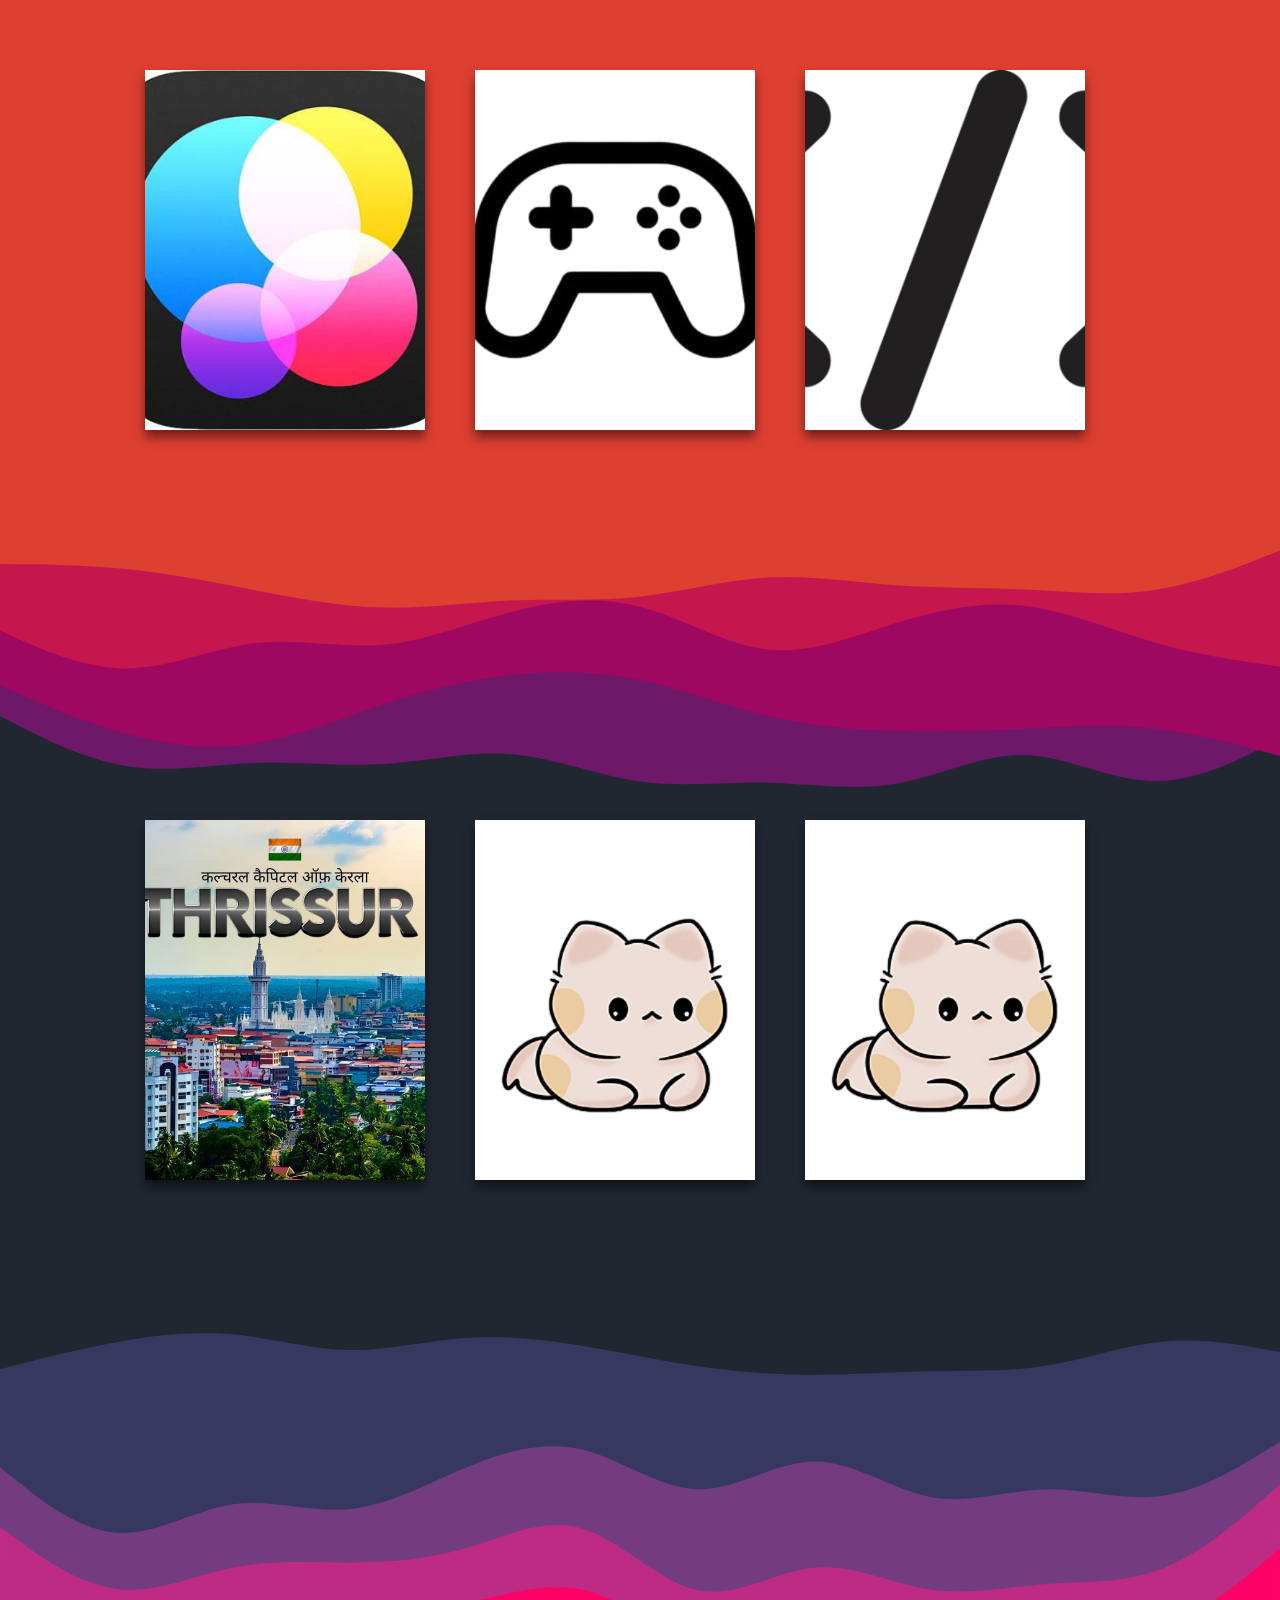
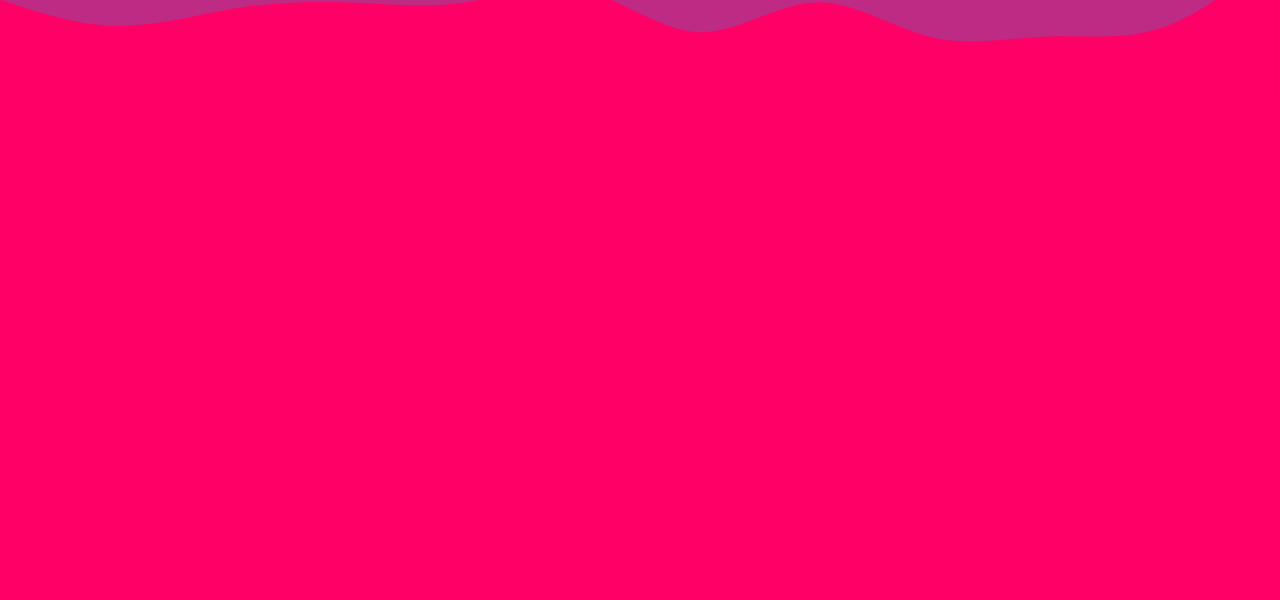
<file: index.html>
<!DOCTYPE html>
<html lang="en">
<head>
    <meta charset="UTF-8">
    <meta name="viewport" content="width=device-width, initial-scale=1.0">
    <title>A56</title>
    <link rel="icon" href="pics/mlogo.png">
    <link rel="stylesheet" href="games.css">
</head>
<body>
    <main>
    <div class="red">
        <div class="wrapper">
            <div class="card">
                <img src="art/icon.png">
                <div class="info">
                    <h1>Gallery</h1>
                    <p>My ArtWorks</p>
                    <a href="gallery.html" class="btn">Open Site</a>
                </div>
            </div>
            <div class="card">
                <img src="pics/game.png">
                <div class="info">
                    <h1>Games Page</h1>
                    <p>Fun games</p>
                    <a href="games.html" class="btn">Open Site</a>
                </div>
            </div>
            <div class="card">
                <img src="pics/code.png">
                <div class="info">
                    <h1>Learn Code</h1>
                    <p >Learn Coding</p>
                    <a style="font-size: 0.8rem;" href="learn.html" class="btn">Open Site</a>
                </div>
            </div>
        </div>
    </div>
    <div class="spacer layer1"></div>
    <div class="dark">
    <div class="wrapper2">
        <div class="card">
            <img src="main/1.png">
            <div class="info">
                <h1>Project</h1>
                <p>Group Project</p>
                <a href="grp.html" class="btn">Open Site</a>
            </div>
        </div>
        <div class="card">
            <img src="pics/logo.png">
            <div class="info">
                <h1>upcoming</h1>
                <p>Suggest some ideas please.</p>
                <a href="#" class="btn">Open Site</a>
            </div>
        </div>
        <div class="card">
            <img src="pics/logo.png">
            <div class="info">
                <h1>upcoming</h1>
                <p>Suggest some ideas please.</p>
                <a href="#" class="btn">Open Site</a>
            </div>
        </div>
    </div>
    </div>
    <div class="spacer layer2 "></div>
    </div><div class="pink" style="margin-bottom: 0;height:500px"></div>
    </main>
</body>
</html>
</file>
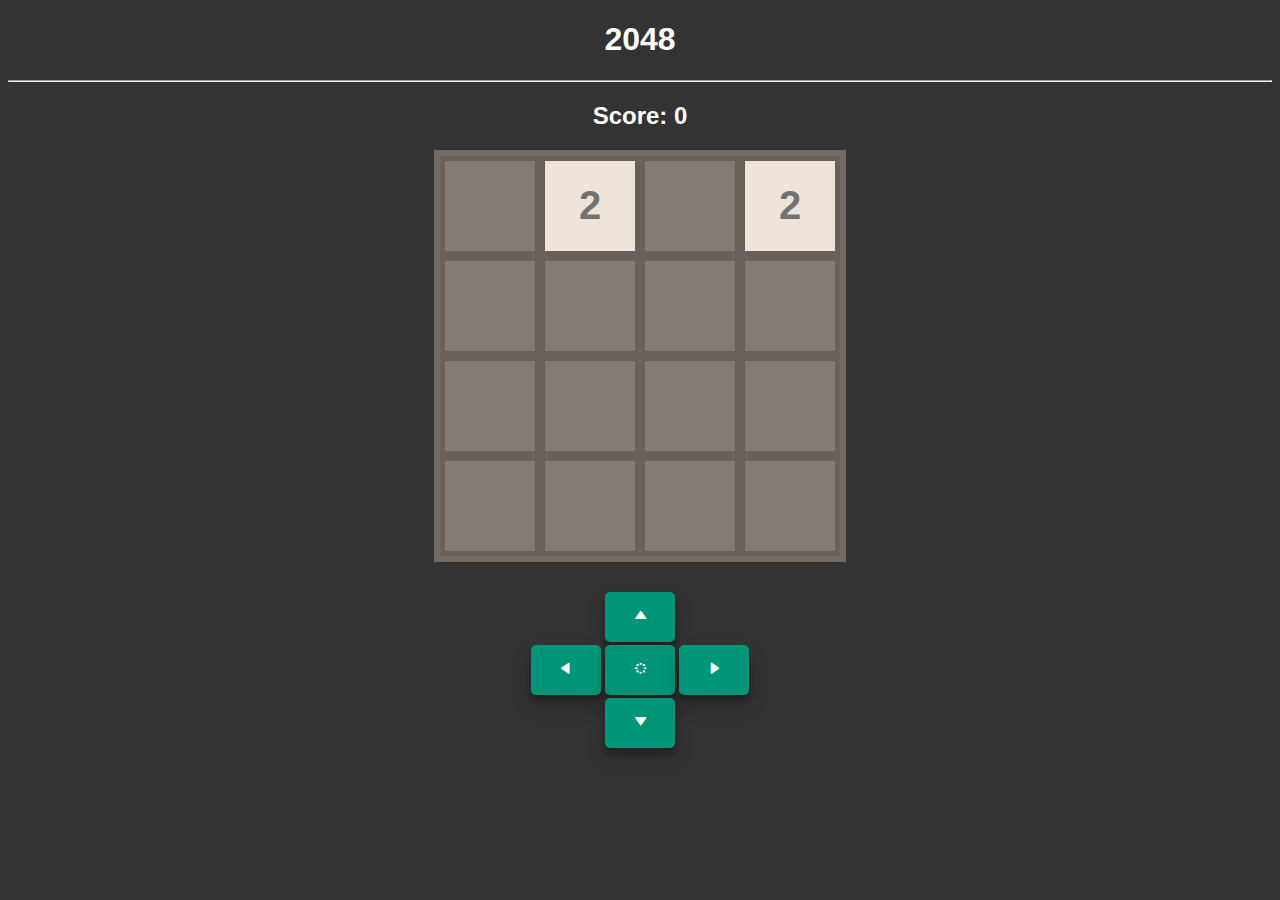
<file: 2048.html>
<!DOCTYPE html>
<html lang="en">
<head>
    <meta charset="UTF-8">
    <meta name="viewport" content="width=device-width, initial-scale=1.0">
    <title>2048</title>
    <link href='https://unpkg.com/boxicons@2.1.4/css/boxicons.min.css' rel='stylesheet'>
    <link rel="stylesheet" href="2048.css">
</head>
<body>
    <h1>2048</h1>
        <hr>
        <h2>Score: <span id="score">0</span></h2>
        <div id="board"></div>
        <div id="controls">
            <button class="btns up"> <i class='bx bxs-up-arrow' ></i></button><br>
            <button class="btns left"><i class='bx bxs-left-arrow'></i></i></button>
            <button class="btns reset"><i class='bx bx-loader-circle'></i></i></button>
            <button class="btns right"><i class='bx bxs-right-arrow' ></i></button><br>
            <button class="btns down"><i class='bx bxs-down-arrow' ></i></button>
        </div>      
        <script src="2048.js"></script>
</body>
</html>
</file>
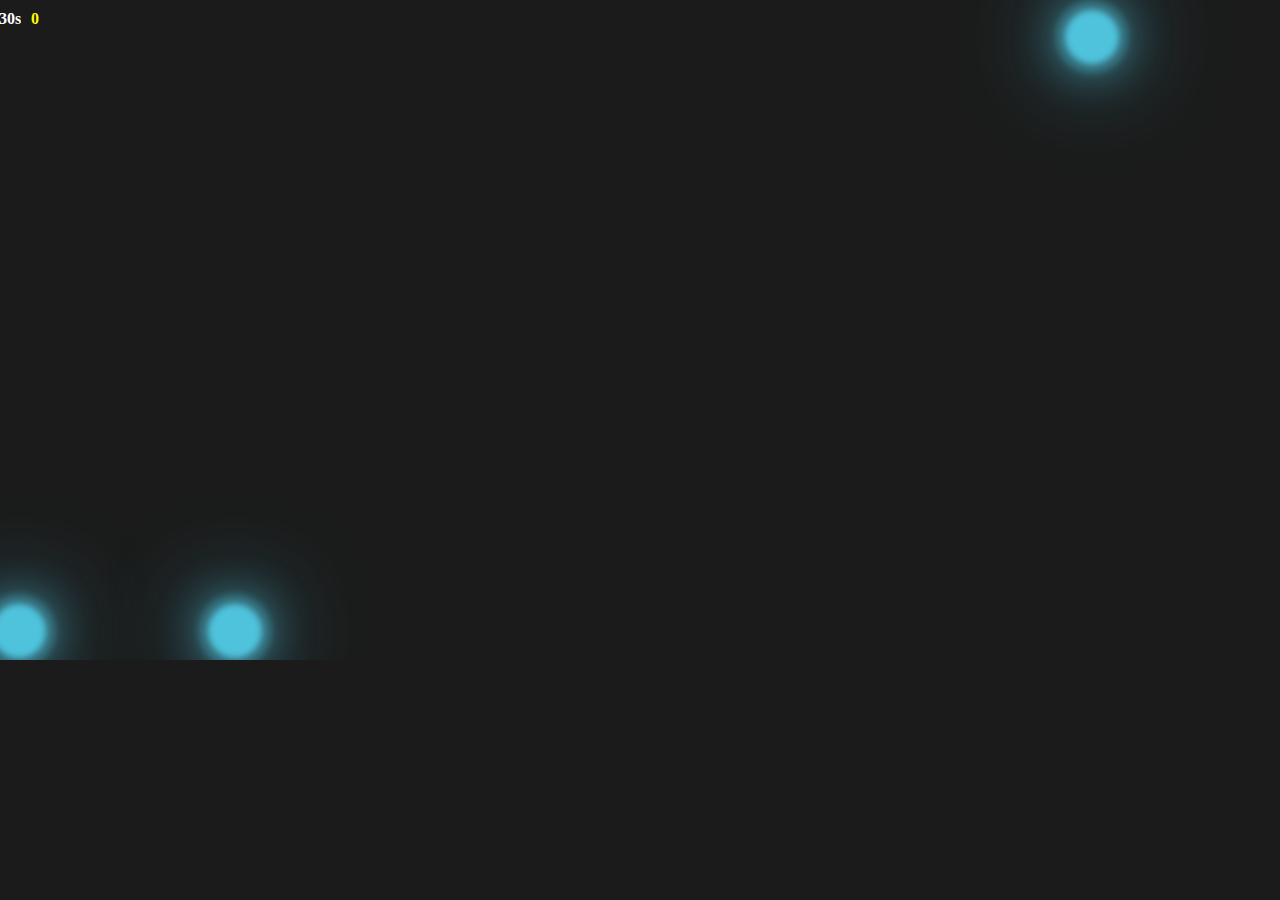
<file: aim.html>
<html>
    <head>
        <meta charset="UTF-8">
        <meta name="viewport" content="width=device-width initial-scale=1.0 user-scalable=no">
        <title>Aim</title>
        <link rel="icon" href="pics/target.jpg">
        <link rel="stylesheet" href="aim.css">
        <script src="aim.js"></script>
    </head>
    <body>   
        <div id="container">
            <div id="game" tabindex="0">
                <div id="timer">30s</div>
                <div id="score" class="score">0</div>
            </div>
        </div>
    </body>
</html>
</file>
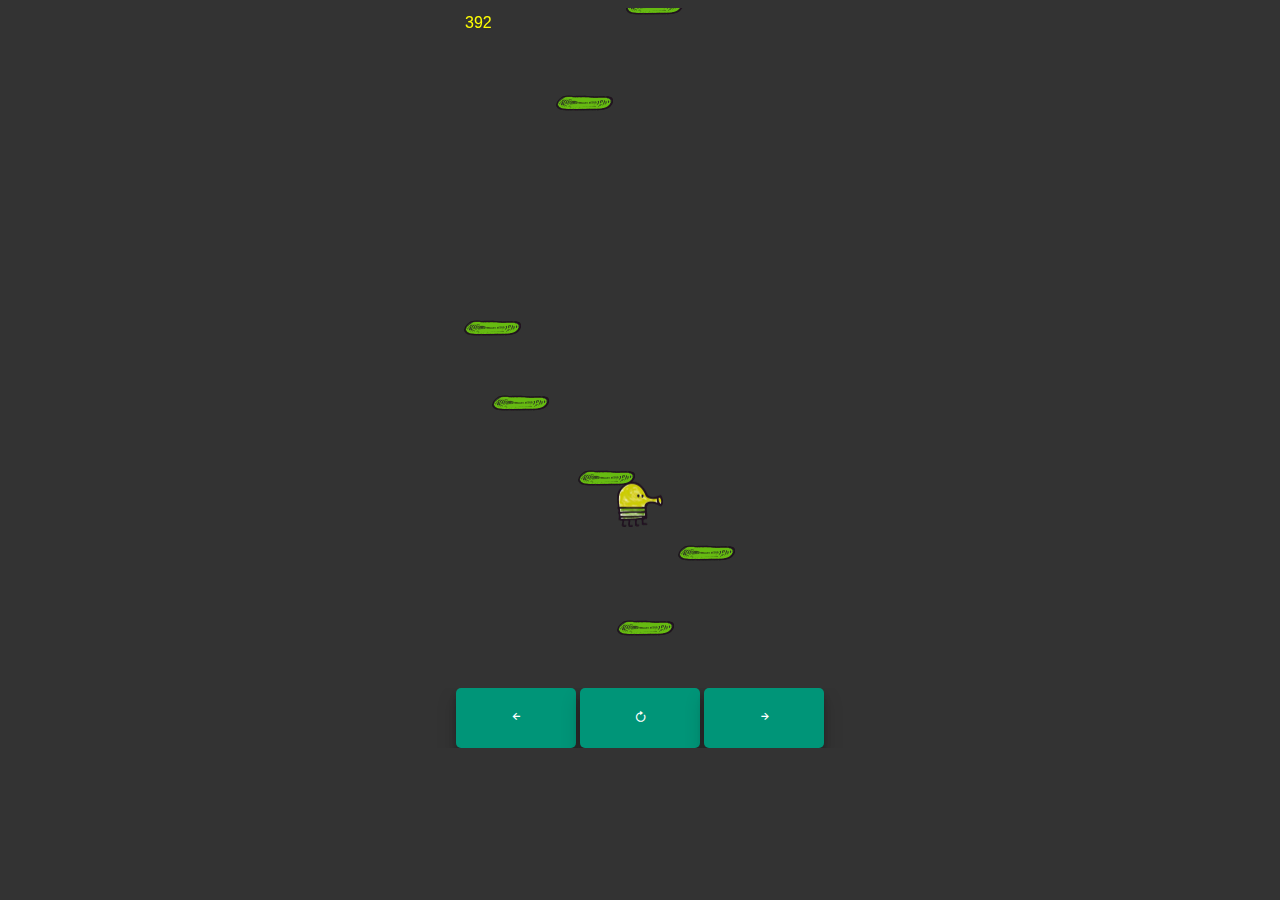
<file: d.html>
<!DOCTYPE html>
<html>
    <head>
        <meta charset="UTF-8">
        <meta name="viewport", content="width=device-width, initial-scale=1.0">
        <title>Doodle Jump</title>
        <link rel="stylesheet" href="d.css">
        <link href='https://unpkg.com/boxicons@2.1.4/css/boxicons.min.css' rel='stylesheet'>
        <script src="d.js"></script>
    </head>
    <body>
        <canvas id="board"></canvas>
        <div id="controls">
            <button class="btn left"><i class='bx bx-left-arrow-alt' ></i></button>
            <button class="btn reset"><i class='bx bx-revision'></i></button>
            <button class="btn right"><i class='bx bx-right-arrow-alt'></i></i></button>
        </div>
    </body>
</html>
</file>
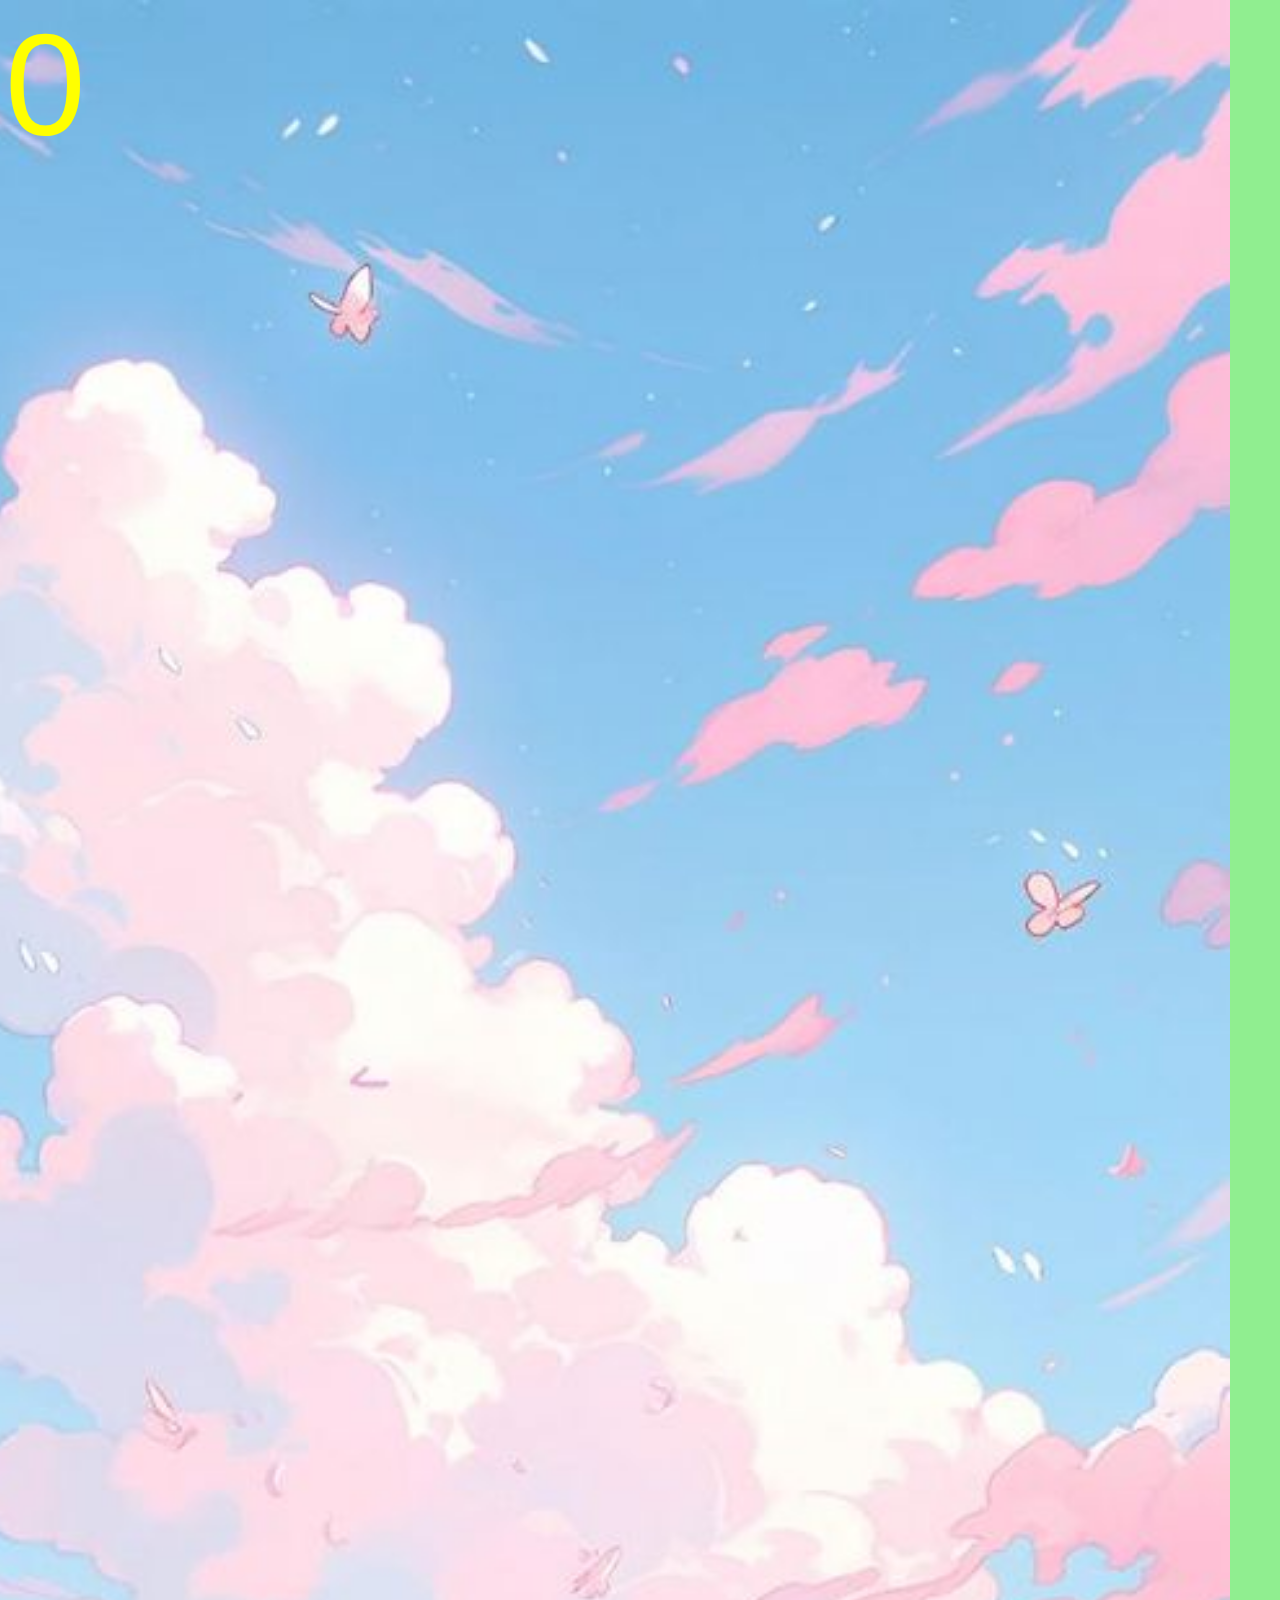
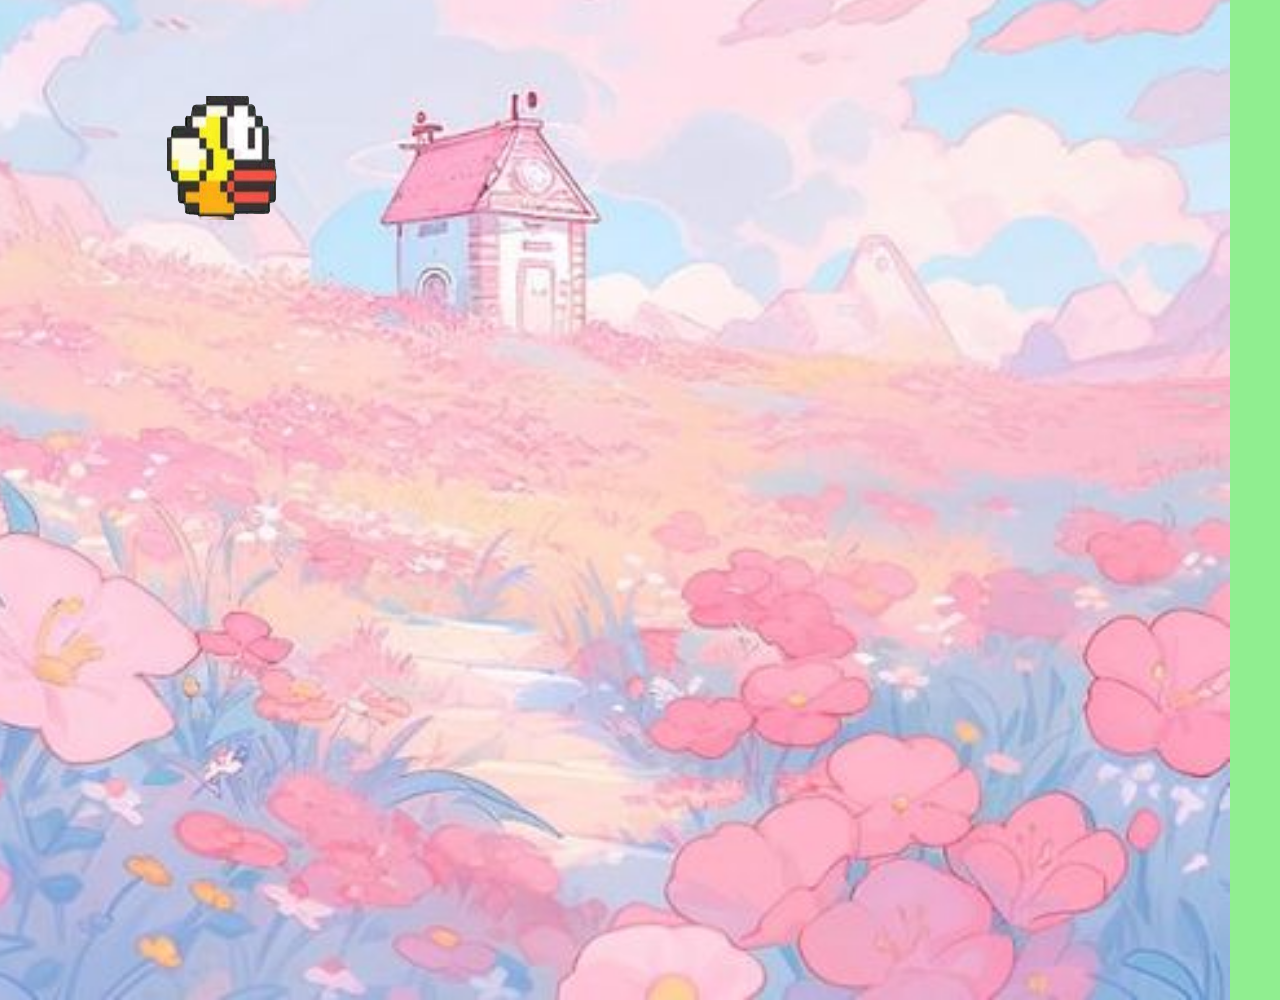
<file: flappy.html>
<!DOCTYPE html>
<html lang="en">
<head>
    <meta charset="UTF-8">
    <meta name="viewport" content="width=device-width, initial-scale=1.0">
    <title>Flappy Bird</title>
    <link rel="icon" href="pics/bird.png">
    <style>
        *{
            margin:0;
        }
        html{
            background-color: lightgreen;
            height:2600px;
            width:1000px;
            background-image: url(pics/bg.jpg);
            background-size: cover;
            background-position: center;
            background-repeat: no-repeat;
 
            overflow: hidden;
        }
        #board{
            position: fixed;
        }
    </style>
</head>
<body>
    <canvas id="board"></canvas>
    <script src="flappy.js"></script>
</body>
</html>
</file>
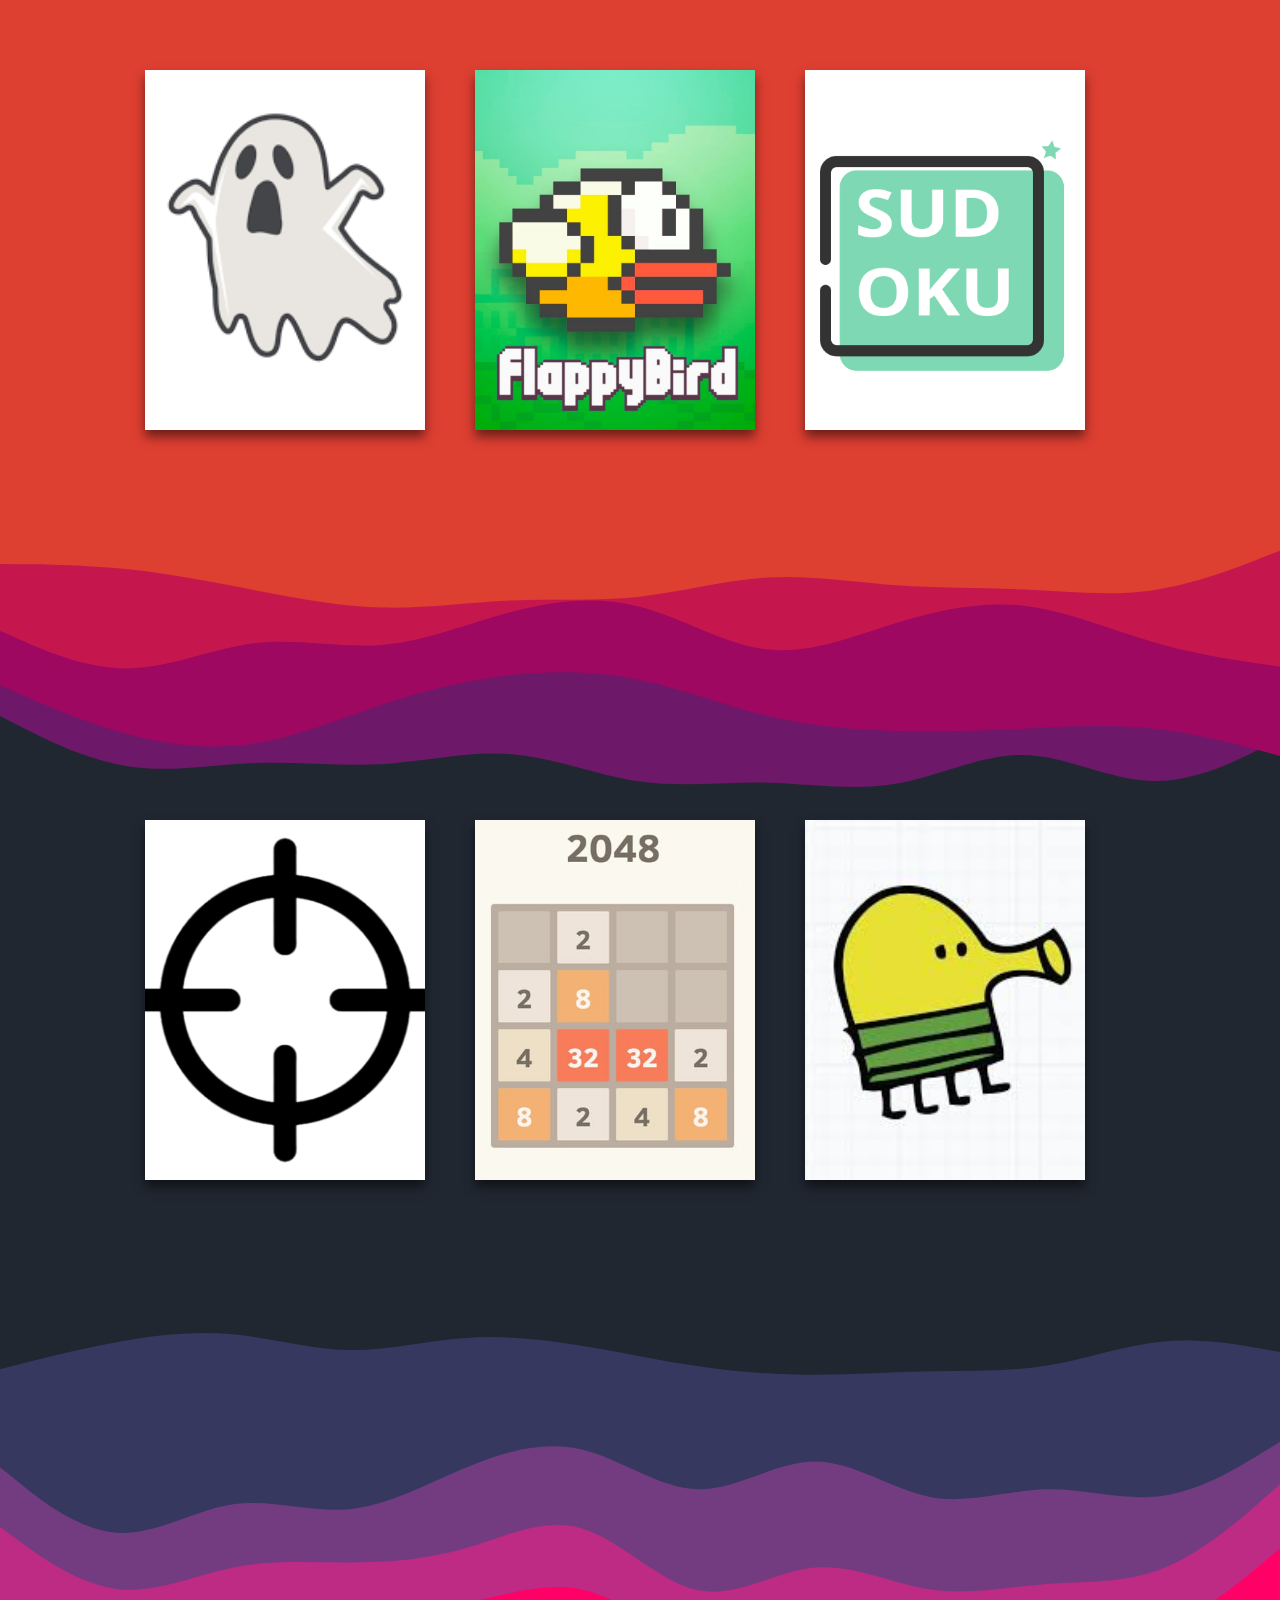
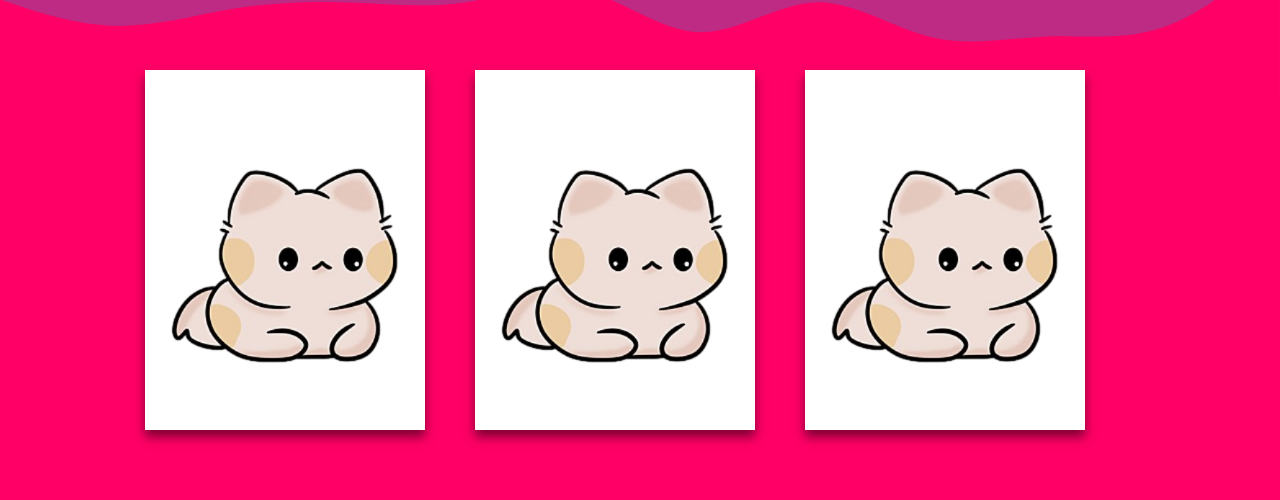
<file: games.html>
<!DOCTYPE html>
<html lang="en">
<head>
    <meta charset="UTF-8">
    <meta name="viewport" content="width=device-width, initial-scale=1.0">
    <title>A56</title>
    <link rel="icon" href="pics/mlogo.png">
    <link rel="stylesheet" href="games.css">
</head>
<body>
    <main>
    <div class="red">
        <div class="wrapper">
            <div class="card">
                <img src="pics/ghost.jpeg">
                <div class="info">
                    <h1>Budget Type</h1>
                    <p>Made @: "04-05-2024"</p>
                    <a href="budget.html" class="btn">Open Site</a>
                </div>
            </div>
            <div class="card">
                <img src="pics/birb.jpeg">
                <div class="info">
                    <h1>Flappy Bird</h1>
                    <p>Made @: "08-05-2024"</p>
                    <a href="flappy.html" class="btn">Open Site</a>
                </div>
            </div>
            <div class="card">
                <img src="pics/sudoku.png">
                <div class="info">
                    <h1>Sudoku Cheats</h1>
                    <p>Made @: "17-05-2024"</p>
                    <a href="sudoku.html" class="btn">Open Site</a>
                </div>
            </div>
        </div>
    </div>
    <div class="spacer layer1"></div>
    <div class="dark">
    <div class="wrapper2">
        <div class="card">
            <img src="pics/terget.png">
            <div class="info">
                <h1>Circles</h1>
                <p>Made @: "19-05-2024</p>
                <a href="aim.html" class="btn">Open Site</a>
            </div>
        </div>
        <div class="card">
            <img src="pics/2048.png">
            <div class="info">
                <h1>"2048"</h1>
                <p>Made @: "25-05-2024"</p>
                <a href="2048.html" class="btn">Open Site</a>
            </div>
        </div>
        <div class="card">
            <img src="pics/d.png">
            <div class="info">
                <h1>Doodle Jump</h1>
                <p>Made @: "25-05-2024"</p>
                <a href="d.html" class="btn">Open Site</a>
            </div>
        </div>
    </div>
    </div>
    <div class="spacer layer2 "></div>
    <div class="pink">
        <div class="wrapper3">
            <div class="card">
                <img src="pics/logo.png">
                <div class="info">
                    <h1>upcoming</h1>
                    <p>Suggest some ideas please.</p>
                    <a href="#" class="btn">Open Site</a>
                </div>
            </div>
            <div class="card">
                <img src="pics/logo.png">
                <div class="info">
                    <h1>upcoming</h1>
                    <p>Suggest some ideas please.</p>
                    <a href="#" class="btn">Open Site</a>
                </div>
            </div>
            <div class="card">
                <img src="pics/logo.png">
                <div class="info">
                    <h1>upcoming</h1>
                    <p>Suggest some ideas please.</p>
                    <a href="index.php" class="btn">Open Site</a>
                </div>
            </div>
        </div>
        </div>
    </main>
</body>
</html>
</file>
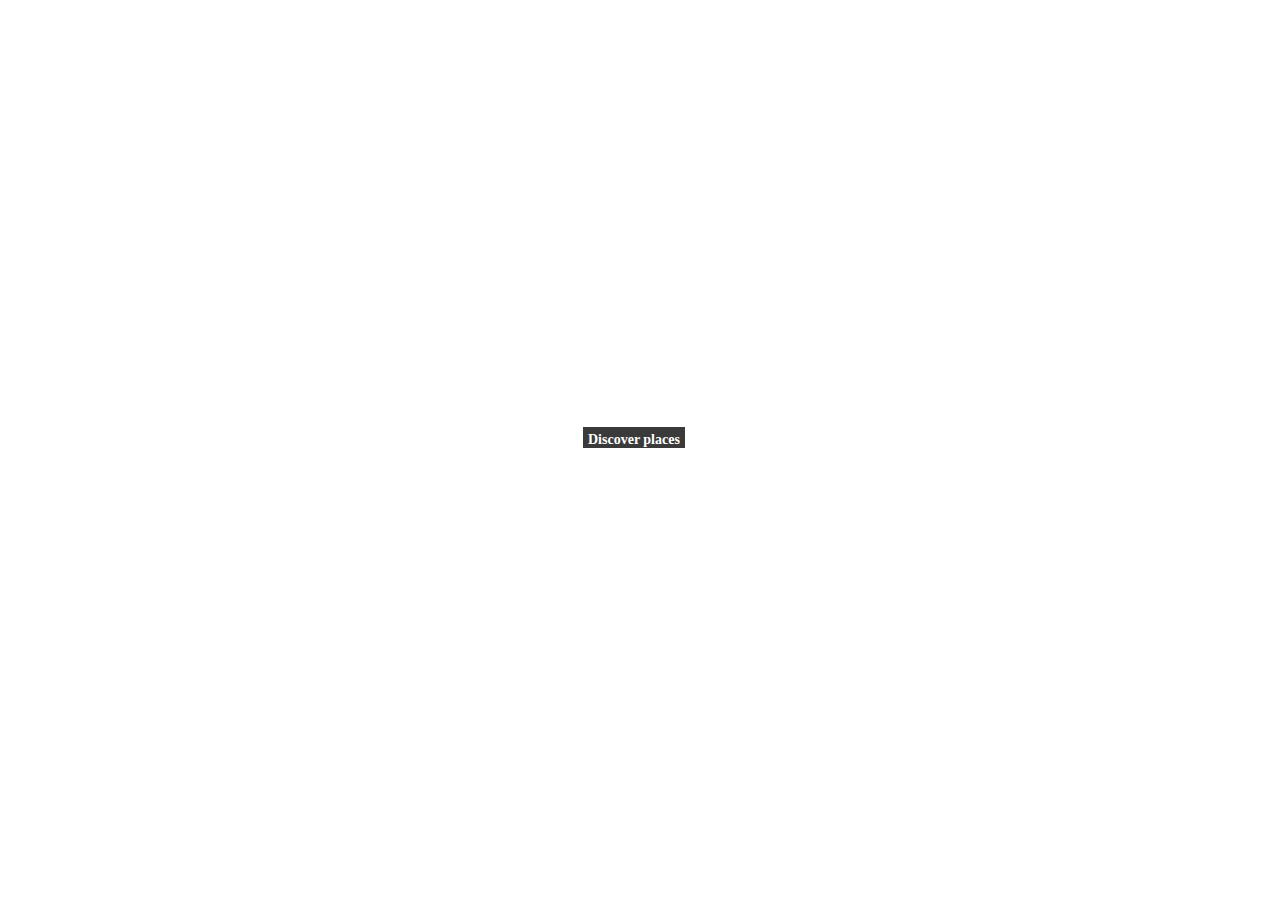
<file: grp.html>
<!DOCTYPE html>
<html lang="en">
<head a link="white" vlink="white">
    <meta charset="UTF-8">
    <meta name="viewport" content="width=device-width, initial-scale=1.0">
    <title>Adventure</title>
    <link rel="stylesheet" href="idk.css"></link>
    <link rel="preconnect" href="https://fonts.googleapis.com">
<link rel="preconnect" href="https://fonts.gstatic.com" crossorigin>
<link href="https://fonts.googleapis.com/css2?family=Anton+SC&display=swap" rel="stylesheet">
</head>
<body>
    <div class="slides slowFade">
        <div class="slide">
            <img src="main/8.png" alt="img"/>
        </div>
        <div class="slide">
            <img src="main/2.png" alt="img"/>
        </div>
        <div class="slide">
            <img src="main/3.png" alt="img"/>
        </div>
        <div class="slide">
            <img src="main/4.png" alt="img"/>
        </div>
        <div class="slide">
            <img src="main/5.png" alt="img"/>
        </div>
        <div class="slide">
            <img src="main/6.png" alt="img"/>
        </div>
        <div class="slide">
            <img src="main/7.png" alt="img"/>
        </div>
        <div class="slide">
            <img src="main/9.png" alt="img"/>
        </div>
    </div>
    <div class="title" style="margin-top: 140px;">
        <h1 class="heading" style="font-size:6rem;font-family:Anton SC;display:flex;justify-content: center;align-items: center;">Majestic Shower of</h1>
        <h1 class="heading" style="font-size:6rem;font-family:Anton SC;display:flex;justify-content: center;align-items: center;">Thrissur</h1>
        <a class="btn" href="spots.html" style="margin-left:325px;">Discover places</a> <br>
    </div>
    
</body>
</html>
</file>
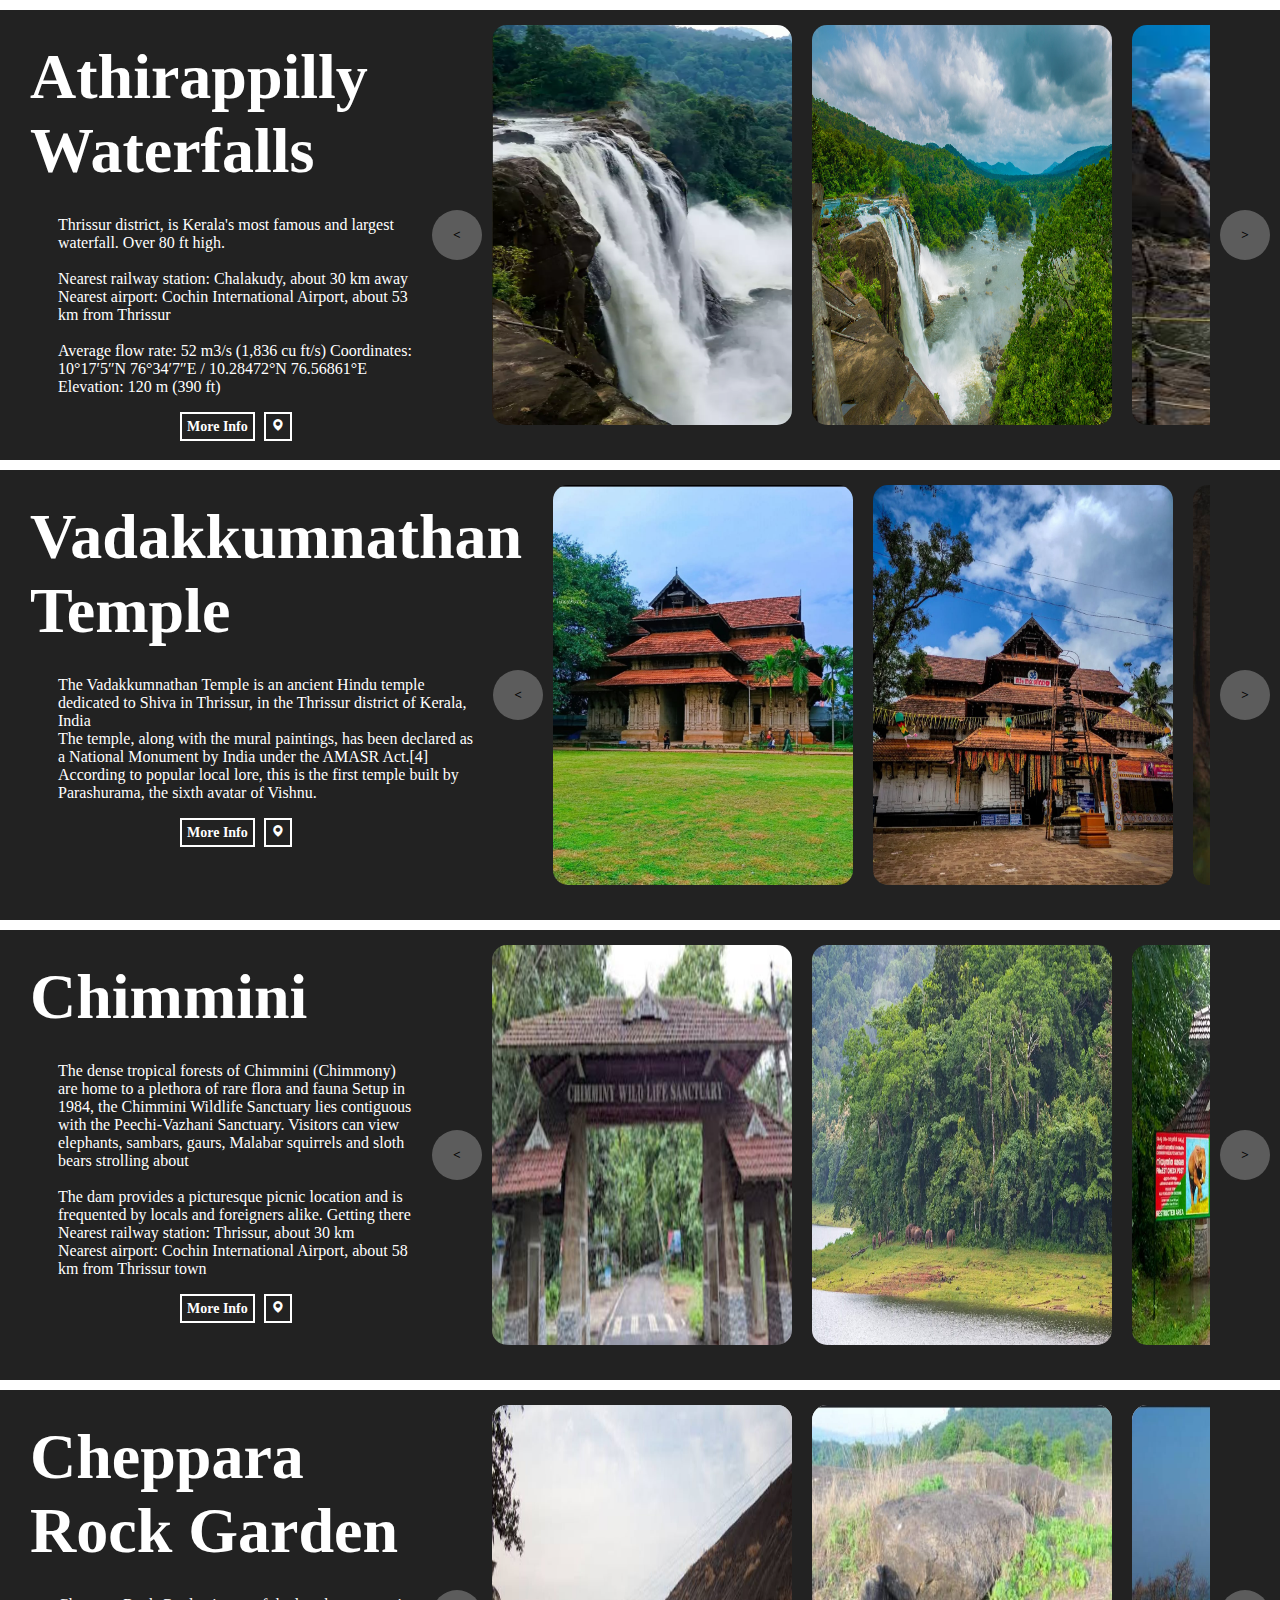
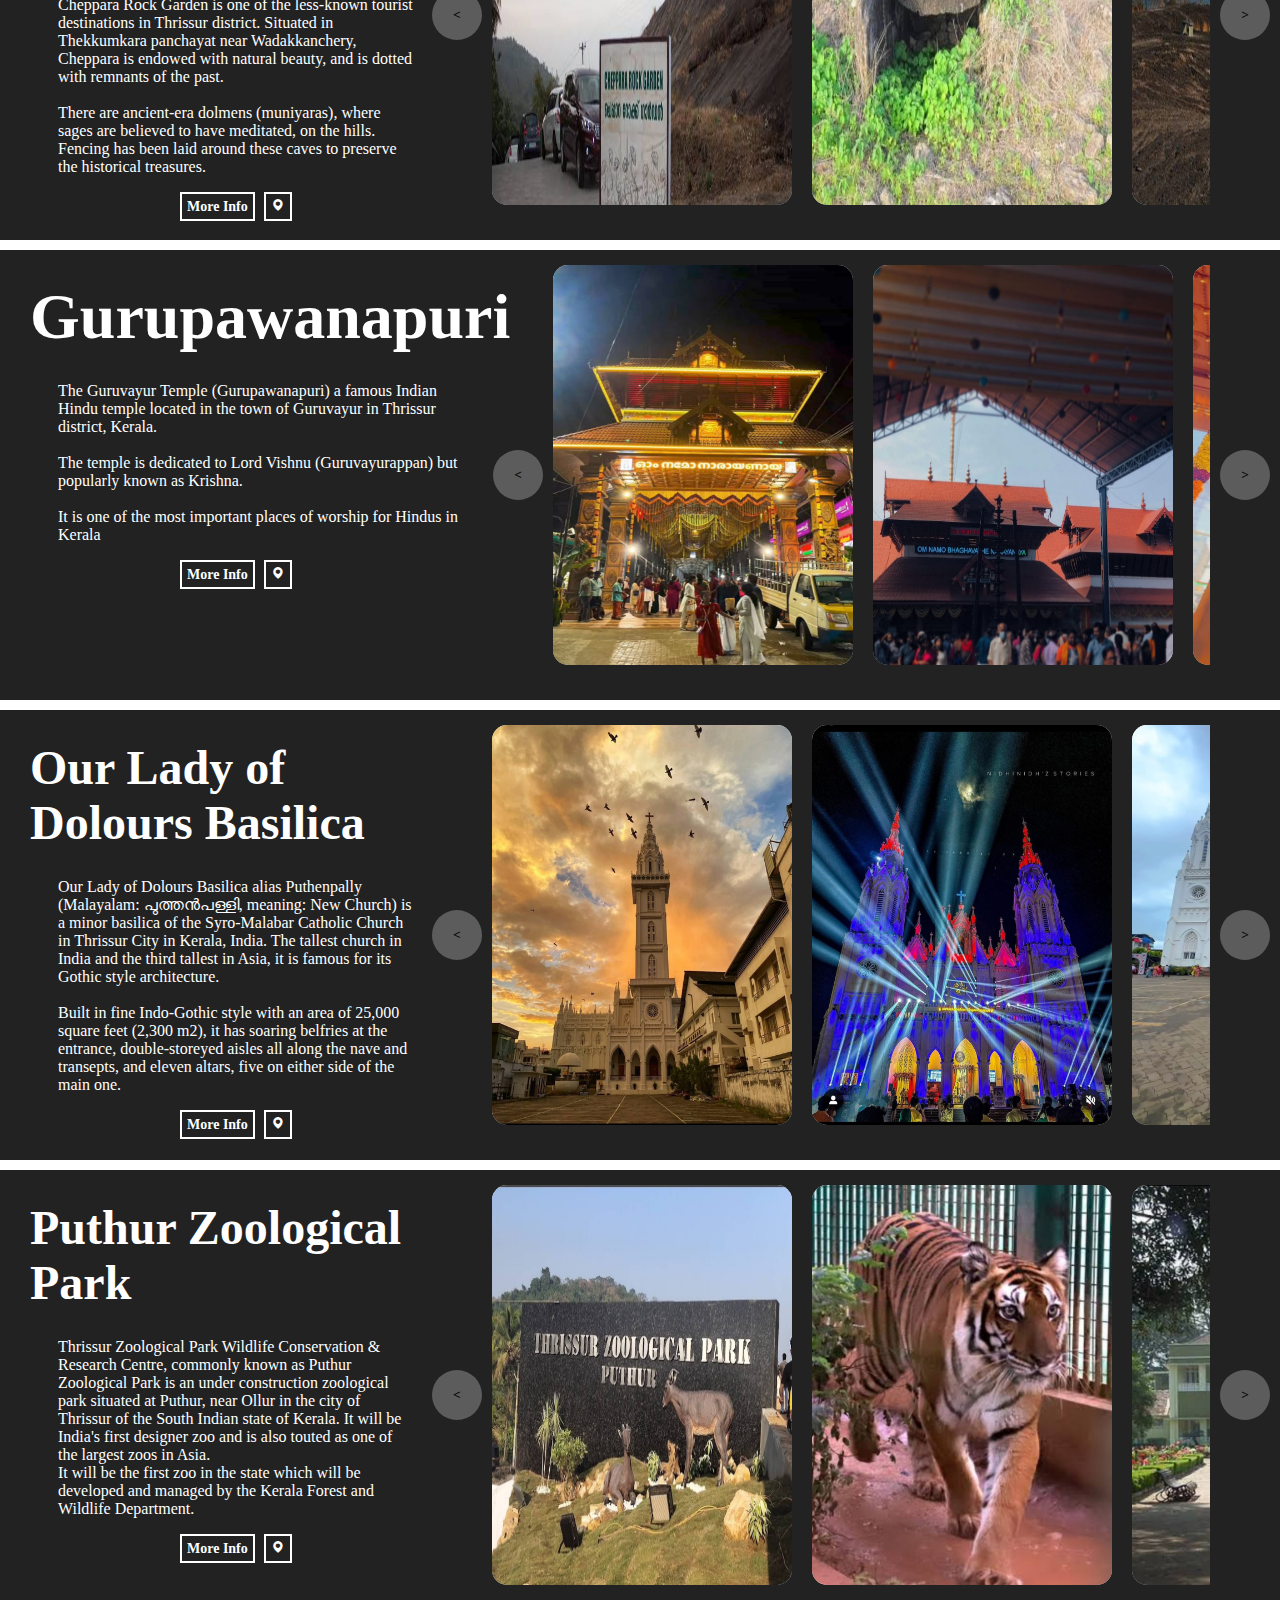
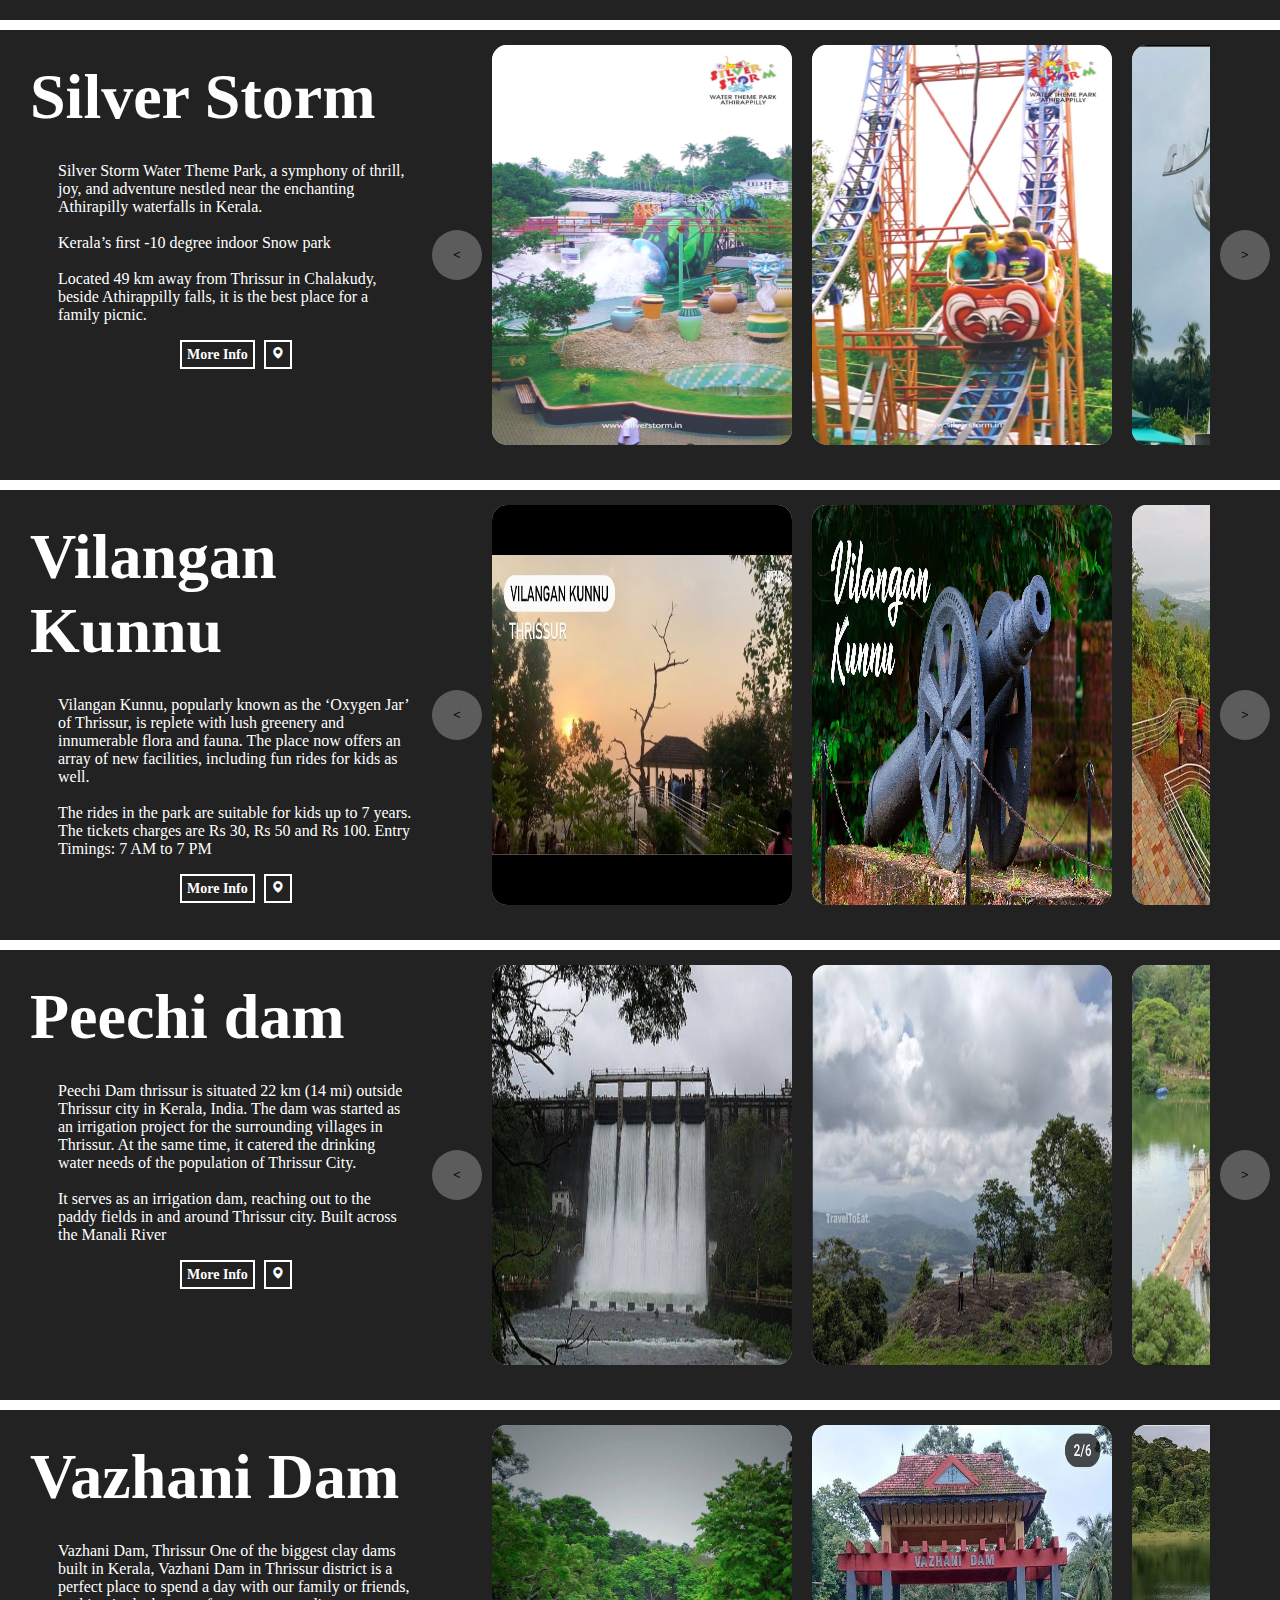
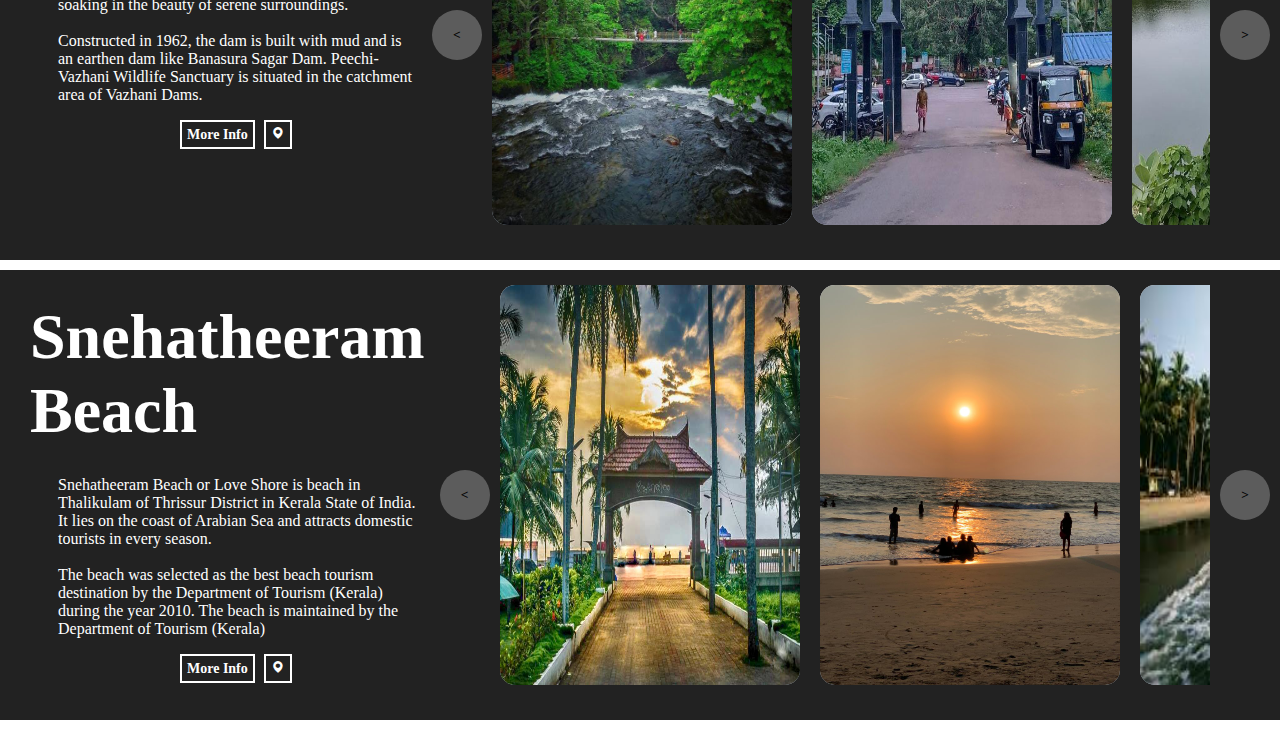
<file: spots.html>
<!DOCTYPE html>
<html lang="en">
<head a link="white" vlink="white">
    <meta charset="UTF-8">
    <meta name="viewport" content="width=device-width, initial-scale=1.0">
    <title>E</title>
    <link rel="stylesheet" href="idk2.css"></link>
    <link href='https://unpkg.com/boxicons@2.1.4/css/boxicons.min.css' rel='stylesheet'>
</head>
<body>
    <div class="spot s2">
        <div class="info">
            <p class="head">Athirappilly Waterfalls</p>
            <p class="content">Thrissur district, is Kerala's most famous and largest waterfall. Over 80 ft high.
                <br><br>
                Nearest railway station: Chalakudy, about 30 km away

                Nearest airport: Cochin International Airport, about 53 km from Thrissur
                <br><br>
                Average flow rate: 52 m3/s (1,836 cu ft/s)
                Coordinates: 10°17′5″N 76°34′7″E﻿ / ﻿10.28472°N 76.56861°E
                Elevation: 120 m (390 ft)</p><br>
            <a href="https://en.wikipedia.org/wiki/Athirappilly_Falls" class="button">More Info</a>
            <a title="Maps" style="margin-left:5px;" href="https://www.google.com/maps/place/Athirappilly,+Vettilappara,+Pariyaram,+Kerala+680724/data=!4m2!3m1!1s0x3b07ff02bf6d87a5:0x5cffa858845b2c6e?sa=X&ved=1t:242&ictx=111" class="button"><i class='bx bxs-map'></i></a>

        </div>
        <div class="direction">
            <button id="prev1"> < </button>
        </div>
        <div id="formList" class="f2">
            <div id="list">
                <div class="item item1">
                    <img src="imgs/s1/6.png" class="card">
                </div>
                <div class="item item1">
                    <img src="imgs/s1/2.png" class="card">
                </div>
                <div class="item item1">
                    <img src="imgs/s1/3.png" class="card">
                </div>
                <div class="item item1">
                    <img src="imgs/s1/5.png" class="card">
                </div>
                <div class="item item1">
                    <img src="imgs/s1/1.png" class="card">
                </div>
            </div>
        </div>    
        <div class="direction">
        <button id="next1"> > </button>
        </div>
    </div>
    <div class="spot s1">
        <div class="info">
            <p class="head"> Vadakkumnathan Temple</p>
            <p class="content">The Vadakkumnathan Temple is an ancient Hindu temple dedicated to Shiva in Thrissur, in the Thrissur district of Kerala, India
                <br>
                The temple, along with the mural paintings, has been declared as a National Monument by India under the AMASR Act.[4] According to popular local lore, this is the first temple built by Parashurama, the sixth avatar of Vishnu.

            </p><br>
            <a href="https://en.wikipedia.org/wiki/Vadakkunnathan_Temple" class="button">More Info</a>
            <a title="Maps" style="margin-left:5px;" href="https://www.google.com/maps/place/Sree+Vadakkumnathan+Temple/@10.524494,76.2145126,17z/data=!3m1!4b1!4m6!3m5!1s0x3ba7ee4f40583e69:0x2352a12f19c2777!8m2!3d10.524494!4d76.2145126!16zL20vMDdzbmJx?entry=ttu" class="button"><i class='bx bxs-map'></i></a>
        </div>
        <div class="direction">
            <button id="prev0"> < </button>
        </div>
        <div id="formList" class="f0">
            <div id="list">
                <div class="item item0">
                    <img src="imgs/s2/1.png" class="card">
                </div>
                <div class="item item0">
                    <img src="imgs/s2/2.png" class="card">
                </div>
                <div class="item item0">
                    <img src="imgs/s2/3.png" class="card">
                </div>
                <div class="item item0">
                    <img src="imgs/s2/4.png" class="card">
                </div>
            </div>
        </div>    
        <div class="direction">
        <button id="next0"> > </button>
        </div>
    </div>
    <div class="spot s3">
        <div class="info">
            <p class="head">Chimmini</p>
            <p class="content">
                The dense tropical forests of Chimmini (Chimmony) are home to a plethora of rare flora and fauna
                Setup in 1984, the Chimmini Wildlife Sanctuary lies contiguous with the Peechi-Vazhani Sanctuary. Visitors can view elephants, sambars, gaurs, Malabar squirrels and sloth bears strolling about
                <br><br>
                The dam provides a picturesque picnic location and is frequented by locals and foreigners alike.
                Getting there
Nearest railway station: Thrissur, about 30 km
<br>
Nearest airport: Cochin International Airport, about 58 km from Thrissur town
            </p> <br>
            <a href="https://en.wikipedia.org/wiki/Chimmini_Wildlife_Sanctuary" class="button">More Info</a>
            <a title="Maps" style="margin-left:5px;" href="https://www.google.com/maps/dir//CFJR%2BCC6,+Chimmini+Dam+Road,+Dist.+Thrissur,+Pariyaram,+Kerala+680304/@10.4310322,76.4086074,12z/data=!4m8!4m7!1m0!1m5!1m1!1s0x3ba806b6c6b7efc1:0x2a4741b3736cc6a6!2m2!1d76.4910093!2d10.4310428?entry=ttu" class="button"><i class='bx bxs-map'></i></a>

        </div>
        <div class="direction">
            <button id="prev3"> < </button>
        </div>
        <div id="formList" class="f3">
            <div id="list">
                <div class="item item3">
                    <img src="imgs/s3/4.png" class="card">
                </div>
                <div class="item item3">
                    <img src="imgs/s3/2.png" class="card">
                </div>
                <div class="item item3">
                    <img src="imgs/s3/3.png" class="card">
                </div>
                <div class="item item3">
                    <img src="imgs/s3/1.png" class="card">
                </div>
                <div class="item item3">
                    <img src="imgs/s3/5.png" class="card">
                </div>
            </div>
        </div>    
        <div class="direction">
        <button id="next3"> > </button>
        </div>
    </div>
    <div class="spot s4">
        <div class="info">
            <p class="head">Cheppara Rock Garden</p>
            <p class="content">Cheppara Rock Garden is one of the less-known tourist destinations in Thrissur district. Situated in Thekkumkara panchayat near Wadakkanchery, Cheppara is endowed with natural beauty, and is dotted with remnants of the past.
                <br><br>
                There are ancient-era dolmens (muniyaras), where sages are believed to have meditated, on the hills. Fencing has been laid around these caves to preserve the historical treasures.

            </p> <br>
            <a href="https://www.keralatourism.org/kerala-article/2021/cheppara-rock-garden/1081" class="button">More Info</a>
            <a title="Maps" style="margin-left:5px;" href="https://www.google.com/maps/place/CHEPPARA+ROCK/@10.6163542,76.2485054,16z/data=!4m10!1m2!2m1!1scheppara+rock+garden+!3m6!1s0x3ba7e99730de63b3:0x25d4028b3940debc!8m2!3d10.6198892!4d76.2524953!15sChRjaGVwcGFyYSByb2NrIGdhcmRlbloWIhRjaGVwcGFyYSByb2NrIGdhcmRlbpIBDXJvY2tfY2xpbWJpbmeaASNDaFpEU1VoTk1HOW5TMFZKUTBGblNVUTFOSE5FYzJSM0VBReABAA!16s%2Fg%2F11v09422hr?entry=ttu" class="button"><i class='bx bxs-map'></i></a>

        </div>
        <div class="direction">
            <button id="prev4"> < </button>
        </div>
        <div id="formList" class="f4">
            <div id="list">
                <div class="item item4">
                    <img src="imgs/s4/1.png" class="card">
                </div>
                <div class="item item4">
                    <img src="imgs/s4/2.png" class="card">
                </div>
                <div class="item item4">
                    <img src="imgs/s4/3.png" class="card">
                </div>
                <div class="item item4">
                    <img src="imgs/s4/4.png" class="card">
                </div>
                
            </div>
        </div>    
        <div class="direction">
        <button id="next4"> > </button>
        </div>
    </div>
    <div class="spot s5">
        <div class="info">
            <p class="head">Gurupawanapuri</p>
            <p class="content">The Guruvayur Temple (Gurupawanapuri) a famous Indian Hindu temple located in the town of Guruvayur in Thrissur district, Kerala.<br><br> The temple is dedicated to Lord Vishnu (Guruvayurappan) but popularly known as Krishna.
                <br><br> It is one of the most important places of worship for Hindus in Kerala


            </p> <br>
            <a href="https://en.wikipedia.org/wiki/Guruvayur_Temple#:~:text=The%20Guruvayur%20Temple%20(Gurupawanapuri)%20a,but%20popularly%20known%20as%20Krishna." class="button">More Info</a>
            <a title="Maps" style="margin-left:5px;" href="https://www.google.com/maps/place/Guruvayur+Sri+Krishna+Temple/@10.5990352,76.0197184,14z/data=!4m10!1m2!2m1!1sgurupavanapuri+temple!3m6!1s0x3ba79461d5c8d24b:0x6f7a8d815f48709e!8m2!3d10.5945421!4d76.039378!15sChVndXJ1cGF2YW5hcHVyaSB0ZW1wbGVaFyIVZ3VydXBhdmFuYXB1cmkgdGVtcGxlkgEMaGluZHVfdGVtcGxlmgEkQ2hkRFNVaE5NRzluUzBWSlEwRm5TVU5yYzNVemNIWlJSUkFC4AEA!16zL20vMDZ6cDdn?entry=ttu" class="button"><i class='bx bxs-map'></i></a>

        </div>
        <div class="direction">
            <button id="prev5"> < </button>
        </div>
        <div id="formList" class="f5">
            <div id="list">
                <div class="item item5">
                    <img src="imgs/s5/1.png" class="card">
                </div>
                <div class="item item5">
                    <img src="imgs/s5/2.png" class="card">
                </div>
                <div class="item item5">
                    <img src="imgs/s5/3.png" class="card">
                </div>
                <div class="item item5">
                    <img src="imgs/s5/4.png" class="card">
                </div>
                <div class="item item5">
                    <img src="imgs/s5/5.png" class="card">
                </div>
                <div class="item item5">
                    <img src="imgs/s5/6.png" class="card">
                </div>
            </div>
        </div>    
        <div class="direction">
        <button id="next5"> > </button>
        </div>
    </div>
    <div class="spot s6">
        <div class="info">
            <p class="head" style="font-size:3rem">Our Lady of Dolours Basilica</p>
            <p class="content">
                Our Lady of Dolours Basilica alias Puthenpally (Malayalam: പുത്തൻപള്ളി, meaning: New Church) is a minor basilica of the Syro-Malabar Catholic Church in Thrissur City in Kerala, India. The tallest church in India and the third tallest in Asia, it is famous for its Gothic style architecture.
                <br><br>Built in fine Indo-Gothic style with an area of 25,000 square feet (2,300 m2), it has soaring belfries at the entrance, double-storeyed aisles all along the nave and transepts, and eleven altars, five on either side of the main one.
  
            </p><br>
            <a href="https://en.wikipedia.org/wiki/Basilica_of_Our_Lady_of_Dolours,_Thrissur" class="button">More Info</a>
            <a title="Maps" style="margin-left:5px;" href="https://www.google.com/maps/place/puthanpalli+thrissur/data=!4m2!3m1!1s0x3ba7ee4979ecd7e7:0xfda07b8f0ddea6f5?sa=X&ved=1t:155783&ictx=111" class="button"><i class='bx bxs-map'></i></a>

        </div>
        <div class="direction">
            <button id="prev6"> < </button>
        </div>
        <div id="formList" class="f6">
            <div id="list">
                <div class="item item6">
                    <img src="imgs/s6/1.png" class="card">
                </div>
                <div class="item item6">
                    <img src="imgs/s6/2.png" class="card">
                </div>
                <div class="item item6">
                    <img src="imgs/s6/3.png" class="card">
                </div>
                <div class="item item6">
                    <img src="imgs/s6/4.png" class="card">
                </div>
                <div class="item item6">
                    <img src="imgs/s6/5.png" class="card">
                </div>
                <div class="item item6">
                    <img src="imgs/s6/6.png" class="card">
                </div>
            </div>
        </div>    
        <div class="direction">
        <button id="next6"> > </button>
        </div>
    </div>
    <div class="spot s7">
        <div class="info">
            <p class="head" style="font-size: 3rem;">Puthur Zoological Park</p>
            <p class="content">
                Thrissur Zoological Park Wildlife Conservation & Research Centre, commonly known as Puthur Zoological Park is an under construction zoological park situated at Puthur, near Ollur in the city of Thrissur of the South Indian state of Kerala. It will be India's first designer zoo and is also touted as one of the largest zoos in Asia.<br>
                 It will be the first zoo in the state which will be developed and managed by the Kerala Forest and Wildlife Department.

            </p> <br>
            <a href="https://en.wikipedia.org/wiki/Thrissur_Zoological_Park_Puthur" class="button">More Info</a>
            <a title="Maps" style="margin-left:5px;" href="https://www.google.com/maps/place/Thrissur+Zoological+Park/@10.4916965,76.2908434,15z/data=!4m2!3m1!1s0x0:0x4dd3015bea07b135?sa=X&ved=1t:2428&ictx=111" class="button"><i class='bx bxs-map'></i></a>

        </div>
        <div class="direction">
            <button id="prev7"> < </button>
        </div>
        <div id="formList" class="f7">
            <div id="list">
                <div class="item item7">
                    <img src="imgs/s7/6.png" class="card">
                </div>
                <div class="item item7">
                    <img src="imgs/s7/2.png" class="card">
                </div>
                <div class="item item7">
                    <img src="imgs/s7/3.png" class="card">
                </div>
                <div class="item item7">
                    <img src="imgs/s7/4.png" class="card">
                </div>
                <div class="item item7">
                    <img src="imgs/s7/5.png" class="card">
                </div>
                <div class="item item7">
                    <img src="imgs/s7/1.png" class="card">
                </div>
            </div>
        </div>    
        <div class="direction">
        <button id="next7"> > </button>
        </div>
    </div>
    <div class="spot s8">
        <div class="info">
            <p class="head">Silver Storm</p>
            <p class="content">
                Silver Storm Water Theme Park, a symphony of thrill, joy, and adventure nestled near the enchanting Athirapilly waterfalls in Kerala. 
                <br><br>Kerala’s ﬁrst -10 degree indoor Snow park
                <br><br>
                Located 49 km away from Thrissur in Chalakudy, beside Athirappilly falls, it is the best place for a family picnic.
            </p> <br>
            <a href="https://www.google.com/url?sa=t&rct=j&q=&esrc=s&source=web&cd=&ved=2ahUKEwjYov2__ZeHAxUcSmwGHQjlBM4QFnoECE4QAQ&url=https%3A%2F%2Fsilverstorm.in%2F&usg=AOvVaw2Wa12wJcS-uu6CFbLjf6IE&opi=89978449" class="button">More Info</a>
            <a title="Maps" style="margin-left:5px;" href="https://www.google.com/maps/place/Silver+Storm/@10.294399,76.4770224,15z/data=!4m2!3m1!1s0x0:0xa4df067700815a54?sa=X&ved=1t:2428&ictx=111" class="button"><i class='bx bxs-map'></i></a>

        </div> 
        <div class="direction">
            <button id="prev8"> < </button>
        </div>
        <div id="formList" class="f8">
            <div id="list">
                <div class="item item8">
                    <img src="imgs/s8/1.png" class="card">
                </div>
                <div class="item item8">
                    <img src="imgs/s8/2.png" class="card">
                </div>
                <div class="item item8">
                    <img src="imgs/s8/3.png" class="card">
                </div>
                <div class="item item8">
                    <img src="imgs/s8/4.png" class="card">
                </div>
            </div>
        </div>    
        <div class="direction">
        <button id="next8"> > </button>
        </div>
    </div>
    <div class="spot s9">
        <div class="info">
            <p class="head">Vilangan Kunnu</p>
            <p class="content">
                Vilangan Kunnu, popularly known as the ‘Oxygen Jar’ of Thrissur, is replete with lush greenery and innumerable flora and fauna. The place now offers an array of new facilities, including fun rides for kids as well.
                <br><br>

The rides in the park are suitable for kids up to 7 years. The tickets charges are Rs 30, Rs 50 and Rs 100.

Entry Timings: 7 AM to 7 PM
            </p> <br>
            <a href="https://en.wikipedia.org/wiki/Vilangan_Hills" class="button">More Info</a>
            <a title="Maps" style="margin-left:5px;" href="https://www.google.com/maps/place/vilangan+kunnu/data=!4m2!3m1!1s0x3ba7ec22e72430df:0xbe8df07cfe655dc0?sa=X&ved=1t:155783&ictx=111" class="button"><i class='bx bxs-map'></i></a>

        </div>
        <div class="direction">
            <button id="prev9"> < </button>
        </div>
        <div id="formList" class="f9">
            <div id="list">
                <div class="item item9">
                    <img src="imgs/s9/1.png" class="card">
                </div>
                <div class="item item9">
                    <img src="imgs/s9/2.png" class="card">
                </div>
                <div class="item item9">
                    <img src="imgs/s9/3.png" class="card">
                </div>
                <div class="item item9">
                    <img src="imgs/s9/4.png" class="card">
                </div>
            </div>
        </div>    
        <div class="direction">
        <button id="next9"> > </button>
        </div>
    </div>
    <div class="spot s10">
        <div class="info">
            <p class="head">Peechi dam</p>
            <p class="content">
                Peechi Dam thrissur is situated 22 km (14 mi) outside Thrissur city in Kerala, India. The dam was started as an irrigation project for the surrounding villages in Thrissur. At the same time, it catered the drinking water needs of the population of Thrissur City.<br><br>
                 It serves as an irrigation dam, reaching out to the paddy fields in and around Thrissur city. Built across the Manali River
            </p> <br>
            <a href="https://en.wikipedia.org/wiki/Peechi_Dam" class="button">More Info</a>
            <a title="Maps" style="margin-left:5px;" href="https://www.google.com/maps/place/Peechi+Dam,+Peechi,+Kerala+680653/data=!4m2!3m1!1s0x3ba7e366a98a82df:0xf2312499dac9a9a4?sa=X&ved=1t:242&ictx=111" class="button"><i class='bx bxs-map'></i></a>

        </div>
        <div class="direction">
            <button id="prev10"> < </button>
        </div>
        <div id="formList" class="f10">
            <div id="list">
                <div class="item item10">
                    <img src="imgs/s10/1.png" class="card">
                </div>
                <div class="item item10">
                    <img src="imgs/s10/2.png" class="card">
                </div>
                <div class="item item10">
                    <img src="imgs/s10/3.png" class="card">
                </div>
                <div class="item item10">
                    <img src="imgs/s10/4.png" class="card">
                </div>
            </div>
        </div>    
        <div class="direction">
        <button id="next10"> > </button>
        </div>
    </div>
    <div class="spot s11">
        <div class="info">
            <p class="head">Vazhani Dam</p>
            <p class="content">Vazhani Dam, Thrissur
                One of the biggest clay dams built in Kerala, Vazhani Dam in Thrissur district is a perfect place to spend a day with our family or friends, soaking in the beauty of serene surroundings. 
                <br><br>Constructed in 1962, the dam is built with mud and is an earthen dam like Banasura Sagar Dam. Peechi-Vazhani Wildlife Sanctuary is situated in the catchment area of Vazhani Dams.
                    
            </p> <br>
            <a href="https://en.wikipedia.org/wiki/Vazhani_Dam" class="button">More Info</a>
            <a title="Maps" style="margin-left:5px;" href="https://www.google.com/maps/place/Vazhani+Dam,+Kerala+680652/data=!4m2!3m1!1s0x3ba7e7aded10e23d:0x12eca5f68fc8e851?sa=X&ved=1t:242&ictx=111" class="button"><i class='bx bxs-map'></i></a>

        </div>
        <div class="direction">
            <button id="prev11"> < </button>
        </div>
        <div id="formList" class="f11">
            <div id="list">
                <div class="item item11">
                    <img src="imgs/s11/3.png" class="card">
                </div>
                <div class="item item11">
                    <img src="imgs/s11/2.png" class="card">
                </div>
                <div class="item item11">
                    <img src="imgs/s11/1.png" class="card">
                </div>
                <div class="item item11">
                    <img src="imgs/s11/4.png" class="card">
                </div>
                <div class="item item11">
                    <img src="imgs/s11/5.png" class="card">
                </div>
            </div>
        </div>    
        <div class="direction">
        <button id="next11"> > </button>
        </div>
    </div>
    <div class="spot s12">
        <div class="info">
            <p class="head">Snehatheeram Beach</p>
            <p class="content">
                Snehatheeram Beach or Love Shore is beach in Thalikulam of Thrissur District in Kerala State of India. It lies on the coast of Arabian Sea and attracts domestic tourists in every season.
                <br><br> The beach was selected as the best beach tourism destination by the Department of Tourism (Kerala) during the year 2010. The beach is maintained by the Department of Tourism (Kerala)
            </p><br>
            <a href="https://en.wikipedia.org/wiki/Snehatheeram_Beach" class="button">More Info</a>
            <a title="Maps" style="margin-left:5px;" href="https://www.google.com/maps/place/Snehatheeram/@10.4303851,76.0773933,16z/data=!3m1!4b1!4m6!3m5!1s0x3ba78cceda4d49e9:0xc3f33c69054d9cd8!8m2!3d10.4312377!4d76.0772628!16s%2Fm%2F0lqhxgg?entry=ttu" class="button"><i class='bx bxs-map'></i></a>

        </div> 
        <div class="direction">
            <button id="prev12"> < </button>
        </div>
        <div id="formList" class="f12">
            <div id="list">
                <div class="item item12">
                    <img src="imgs/s12/1.png" class="card">
                </div>
                <div class="item item12">
                    <img src="imgs/s12/2.png" class="card">
                </div>
                <div class="item item12">
                    <img src="imgs/s12/3.png" class="card">
                </div>
                <div class="item item12">
                    <img src="imgs/s12/5.png" class="card">
                </div>
            </div>
        </div>    
        <div class="direction">
        <button id="next12"> > </button>
        </div>
    </div>

    <script src="spots.js"></script>
</body>
</html>
</file>
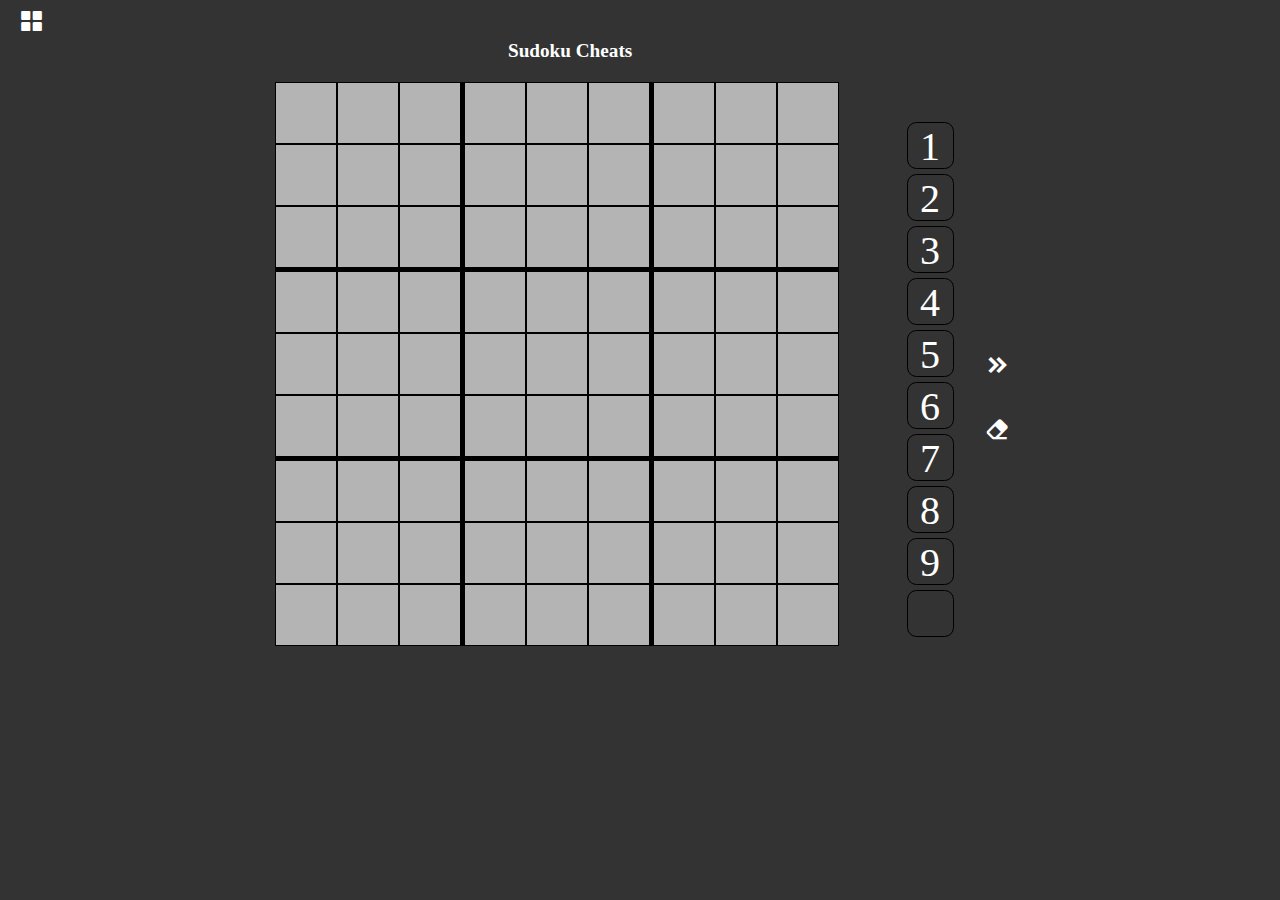
<file: sudoku.html>
<!DOCTYPE html>
<html lang="en">
<head a link="white" vlink="white">
    <meta charset="UTF-8">
    <meta name="viewport" content="width=device-width, initial-scale=1.0">
    <title>Sudoku Solver</title>
    <link href='https://unpkg.com/boxicons@2.1.4/css/boxicons.min.css' rel='stylesheet'>
    <link rel="stylesheet" href="sudoku.css">
    <link rel="icon" href="pics/logo.png">
    <a class="b" id="e" href="https://sudoku.com/" title="Sudoku.com"><i class='bx bxs-grid-alt'></i></a>
</head>
<body class="dark">
    <header>Sudoku Cheats</header>
    <div id="game">
        <div id="board"></div>
        <div id="number-container">
            <p id="one" class="digits">1</p>
            <p id="two" class="digits">2</p>
            <p id="three" class="digits">3</p>
            <p id="four" class="digits">4</p>
            <p id="five" class="digits">5</p>
            <p id="six" class="digits">6</p>
            <p id="seven" class="digits">7</p>
            <p id="eight" class="digits">8</p>
            <p id="nine" class="digits">9</p>
            <p id="space" class="digits"> </p>
        </div>
        <div id="buts">
            <div class="b" id="go">
                <i class='bx bxs-chevrons-right' ></i>
            </div>
            <div class="b" id='reset'>
                <i class='bx bxs-eraser'></i>
            </div>
        </div>
    </div>
    <script src="sudoku.js"></script>
</body>
</html>
</file>
<file: games.css>
*{
    margin: 0;;
    box-sizing: border-box;
    font-family: 'Lato',sans-serif;
}
.red{
    height: 500px;
    display:flex;
    justify-content: center;
    align-items: center;
    background: #dd3f31;
}
.pink {
    height: 400px;
    display:flex;
    justify-content: center;
    align-items: center;
    background: #ff0066;
}    
.dark {
    height: 400px;
    display:flex;
    justify-content: center;
    align-items: center;
    background: #202731;
  }
.spacer {
    aspect-ratio: 960/300;
    width: 100%;
    background-repeat: no-repeat;
    background-position: center;
    background-size: cover;
}
.layer1 {
    height: 100%;
    background-image: url('pics/layer1.svg');
}
.layer2 {
    height: 100%;
    background-image: url('pics/layer2.svg');
}
.wrapper{
    display:flex;
    position: relative;
    justify-content: center;
}
.wrapper2{
    margin-bottom:200px;
    position: relative;
    display:flex;
    justify-content: center;
}
.wrapper3{
    margin-bottom:100px;
    position: relative;
    display:flex;
    justify-content: center;
}
.card{
    width:280px;
    height:360px;
    padding:2rem 1rem;
    background:#fff;
    position: relative;
    display: flex;
    align-items: flex-end;
    box-shadow: 0px 7px 10px  rgba(0, 0, 0, 0.5);
    transition: 0.5s ease-in-out;
    margin-right: 50px;
}
.card:hover{
    transform:translateY(20px)
}
.card:before{
    content: "";
    position: absolute;
    top: 0;
    left:0;
    display:block;
    width:100%;
    height:100%; 
    background:linear-gradient(to bottom,rgba(0,176,155,0.5),rgba(150,201,61,1));
    z-index:2;
    transition: 0.5s all;
    opacity: 0;
}
.card:hover:before{
    opacity: 1;
}
.card img{
    width:100%;
    height: 100%;
    object-fit: cover;
    position: absolute;
    top: 0;
    left:0;
}
.card .info{
    position: relative;
    z-index: 3;
    color:#fff;
    opacity: 0;
    transform: translateY(30px);
    transition: 0.5s all;
}
.card:hover .info{
    opacity: 1;
    transform:translateY(0px);
}
.card .info h1{
    margin:0;
}
.card .info p{
    letter-spacing: 1px;
    font-size: 15px;
    margin-top: 8px;
    margin-bottom: 20px;
}
.card .info .btn{
    text-decoration: none;
    padding:0.5rem 1rem;
    background:#fff;
    color:#000;
    font-size: 14px;
    font-weight: bold;
    cursor:pointer;
    transition: 0.4s ease-in-out;
}
.card .info .btn:hover{
    box-shadow: 0px 7px 10px  rgba(0, 0, 0, 0.5);
}
#page{
    align-items: center;
    background: #ff0066;
    display: flex;
    justify-content: center;
    height: 100px;
}
.pbtn{
    margin-right: 10px;
    border:none;
    background-color: hsl(0, 0%, 60%);
}
.selected{
    background-color: hsl(0, 0%, 80%);
}
.pbtn:hover{
    box-shadow: 0px 7px 10px  rgba(0, 0, 0, 0.5);
}
.pbtn:active{
    background-color: hsl(0, 0%, 100%);
}
@media only screen and (max-width:500px){
    main{
        overflow-x:hidden;
    }
    .red{
        height:180px;
    }
    .pink{
        height:180px;
    }
    .dark{
        height:180px;
    }
    .wrapper{
        margin-left:50px;
    }
    .wrapper2{
        margin-left:50px;
        margin-top:150px
    }
    .wrapper3{
        margin-left:50px;
        margin-top:100px
    }
    .card{
        padding:0;
        width:90px;
        height:130px;
        justify-content: center;
        align-items: center;
    }
    .card:hover .info{
        transform:scale(0.6);
        position:absolute;
        margin-left: 0;
    }
}
</file>
<file: 2048.css>
body {
    font-family: Arial, Helvetica, sans-serif;
    text-align: center;
    background-color: #333333;
}
#controls{
    margin-top:30px;
}

h1 {
    color:#ffffff;
}
h2 {
    color:white;
}

#board {
    width: 400px;
    height: 400px;

    background-color: #837c75;
    border: 6px solid #726a63;

    margin: 0 auto;
    display: flex;
    flex-wrap: wrap;
}

.tile {
    width: 90px;
    height: 90px;
    border: 5px solid #686059;

    font-size: 40px;
    font-weight: bold;
    display: flex;
    justify-content: center;
    align-items: center;
}
.btns{
    padding:0;
    margin-bottom: 3px;
    height:50px;
    width:70px;
    border-radius: 5px;
    border:none;
    color:white;
    background-color: #009578;
    outline:none;
    box-shadow: rgba(0,0,0,0.19)
                0px 10px 20px, rgba(0,0,0,0.23) 0px 6px 6px ;
}
.btns:hover{
    background-color:#008168;
}
.btns:active{
    background-color:#006e58;
    transform: scale(0.95)
}
.bx{
    background:none;
}

/* colored tiles */

.x2 {
    background-color: #eee4da;
    color: #727371;
}

.x4 {
    background-color: #ece0ca;
    color: #727371;
}

.x8 {
    background-color: #f4b17a;
    color: white;
}

.x16{
    background-color: #f59575;
    color: white;
}

.x32{
    background-color: #f57c5f;
    color: white;
}

.x64{
    background-color: #f65d3b;
    color: white;
}

.x128{
    background-color: #edce71;
    color: white;
}

.x256{
    background-color: #edcc63;
    color: white;
}

.x512{
    background-color: #edc651;
    color: white;
}

.x1024{
    background-color: #eec744;
    color: white;
}

.x2048{
    background-color: #ecc230;
    color: white;
}

.x4096 {
    background-color: #fe3d3d;
    color: white;
}

.x8192 {
    background-color: #ff2020;
    color: white;
}
</file>
<file: aim.css>
*{
    background-color: #1b1b1b;
    margin:0;
    overflow:hidden;
}
#container{
    height:100vh;
    display: flex;
    justify-content: center
}
#game{
    position:absolute;
    width:1324px;
    height:650px; 
    padding-top:10px;
    display:flex;
    flex-wrap: wrap;
    justify-content: center;
    margin:0px;
    align-content: flex-start;   
}
#timer{
    font-weight: bold;
    margin:0px;
    color:#fff;
}
.score{
    color: yellow;
    margin-left:10px;
    font-weight: bold;
}
.final{
    font-size: 10rem;
    position: static;
    font-weight: bold;
    color:red;
}
.tile{
    width:54px;
    height: 54px;
    text-align: center;
    margin:0px;
    font-size: 40pt;
    justify-content: center;
}
.tit:active{
    background: red;
    box-shadow: 0 0 0 10px #dc4f4f44,
    0 0 50px #dc4f4f,
    0 0 100px #dc4f4f,
}
.tit{
    background: #4fc3dc;
    border-radius: 50%;
    filter:blur(3px);
    cursor:pointer;
    box-shadow: 0 0 0 10px #4fc3dc44,
    0 0 50px #4fc3dc,
    0 0 100px #4fc3dc;
}
.fade{
    animation: fadeout 1s;
    animation: name duration timing-function delay iteration-count direction fill-mode;
    background: red;
    box-shadow: 0 0 0 10px #dc4f4f44,
    0 0 50px #dc4f4f,
    0 0 100px #dc4f4f;
}
@keyframes fadeout{
    50%{
        box-shadow: 0 0 0 60px #dc4f4f44,
        0 0 90px #dc4f4f,
        0 0 120px #dc4f4f,
        0 0 150px #dc4f4f; 
    }
    100%{
        opacity:0%;
}}
@media screen and (max-width:480px){
    #game{
        width:400px;margin-top:10px;
        height:800px;
    }.tile{
        width:27px;height:27px;
    }
}
</file>
<file: d.css>
*{
    background-color: #333333; 
    overflow:hidden;
}
body {
    text-align: center;
}
.btn{
    padding:0;
    height:60px;
    width:120px;
    border-radius: 5px;
    border:none;
    color:white;
    background-color: #009578;
    outline:none;
    box-shadow: rgba(0,0,0,0.19)
                0px 10px 20px, rgba(0,0,0,0.23) 0px 6px 6px ;
}
.btn:hover{
    background-color:#008168;
}
.btn:active{
    background-color:#006e58;
    transform: scale(0.95)
}
.bx{
    background:#009578;
}
.bx:hover{
    background-color:#008168;
}
.bx:active{
    background-color:#006e58;
    transform: scale(0.95)
}
</file>
<file: idk.css>
*{
    margin:0;
    padding:0;overflow:hidden;
}
.title{
    top:0;left:0;
    color:rgb(255, 255, 255); margin-left:20%; margin-top:25%;
    position: fixed; height: max-content; font-family:Georgia, 'Times New Roman', Times, serif
}
.btn{
    text-decoration: none;
    padding:0.5rem 1rem;
    color:white ;
    font-size: 14px;
    font-weight: bold;
    cursor:pointer;
    border:2px solid white;
    width:120px; margin-top:100px;; 
    height:2.9rem; padding:5px; background: #3a3a3a
}.btn:hover{
    background: rgba(255, 255, 255, 0.315);
}.btn:active{
    background: rgba(255, 255, 255, 0.712);
}
.slowFade {
    display: flex; 
    align-items: flex-start;
    background: #fff;
    height: 100vh;
    overflow: hidden;
    position: relative;
}
.slowFade .slide img {
    position: absolute;
    min-width: 100%;
    min-height: 100%;
    height: auto;
    background: #000;
    -webkit-backface-visibility: hidden;
            backface-visibility: hidden;
    opacity: 0;
    transform: scale(1.5) rotate(15deg);
    -webkit-animation: slowFade 32s infinite;
            animation: slowFade 32s infinite;
}
.slowFade .slide:nth-child(3) img {
    -webkit-animation-delay: 8s;
            animation-delay: 8s;
}
.slowFade .slide:nth-child(2) img {
    -webkit-animation-delay: 16s;
            animation-delay: 16s;
}
.slowFade .slide:nth-child(1) img {
    -webkit-animation-delay: 24s;
            animation-delay: 24s;
}
@keyframes slowFade {
    25% {
        opacity: 1;
        transform: scale(1) rotate(0);
    }
    40% {
        opacity: 0;
    }
}

@-webkit-keyframes slowFade {
    25% {
        opacity: 1;
        transform: scale(1) rotate(0);
    }
    40% {
        opacity: 0;
    }
}
</file>
<file: idk2.css>
*{
    margin:0;
    padding:0;
}
.spot{
    width:100%;
    height:450px; margin-top:10px;margin-bottom: 10px;
    background: #222222;
    display:flex;flex-wrap:nowrap;
}
.info{
    color:#fff;
    padding:5px;    
    height:290; width: 35%; margin:25px;margin-right:0;
}
.head{
    font-size:4rem;
    font-weight: bold;
}
.content{
    font-size:1rem; margin-left:25px; padding:3px; margin-top:25px;
}
.button{
    text-decoration: none;
    padding:0.5rem 1rem;
    color: white ;
    font-size: 14px;
    font-weight: bold;
    cursor:pointer;
    border:2px solid white; margin-left: 150px;
    width:120px; 
    height:2.9rem; padding:5px; 
}.button:hover{
    background: rgba(255, 255, 255, 0.315);
}.button:active{
    background: rgba(255, 255, 255, 0.712);
}
.direction{
    text-align: center;
}
.direction button{
    font-family: cursive;
    font-weight: bold;
    background-color: #ffffff44;
    border:none;
    width:50px;
    height:50px;
    border-radius: 50%;
    transition: 0.5s;
    margin:0 10px; margin-top:200px;
}
.direction button:hover{
    background-color: #ffffff;
}
.item{
    border-radius: 15px;
    width:300px;
    height:400px;
    background-image: linear-gradient(to top, #AEC0CE, #ECECF2);
    overflow: hidden;
    transition: 0.5s;
    margin:10px;
    scroll-snap-align: start;
}
.card{
    width:100%;
    height:100%;
}
#list{
    display: flex;
    width:max-content;
}
#formList{
    width:65%; height:440px;
    overflow: hidden;
    margin:100px auto 50px; margin-top:5px;
    scroll-behavior: smooth;
    scroll-snap-type: both;
}
::-webkit-scrollbar {
    width: 10px;
    height: 4px;
  }::-webkit-scrollbar-track {
    background:  #222222; 
  }::-webkit-scrollbar-thumb {
    background:rgba(0,0,0,0.9);
  }
@media screen and (max-width:500px) { 
    .title{
        width:500px;
        display:flex;
        flex-direction: column;
    }.card{
        width:300px;
    }
}
</file>
<file: sudoku.css>
.hidden{
    display:none;
    overflow:hidden;
}
body.dark{
    background-color: #333333;
    color:#fff;
    overflow: hidden;
}
#e:active{
    color: #fff;
}
#number-container{
    margin-top: 55px;
}
header{
    margin-left:500px;
    font-size: 1.2rem;
    font-weight: bold;
}
#game{
    display:flex;
    justify-content: center;
}
#buts{
    margin-top: 260px;
    margin-left: 20px;
    height:120px;
    width: 50px;
}
.b{
    padding:10px;
    font-weight: bold;
    font-size: 1.7rem;
    border-radius: 10px;
    margin-top: 20px;
    width:25px;
    height:25px;
    color:white;
    text-align: center;
    cursor:pointer;
}
.b:hover{
    background-color:#3d3c3c;
}
.b:active{
    background-color: #696868;
}
.digits{
    border:1px solid black;
    border-radius: 20%;
    width:45px;
    height:45px;
    font-size: 30pt;
    margin-left: 50px;
    margin-top:5px;
    margin-bottom: 5px;
    text-align: center;
    cursor:pointer;
}
.digits:hover{
    background:#3d3c3c;
}
.digits:active{
    background:#696868;
}
.active{
    background:#696868;
}
#board{
    padding-top:10px;
    margin-top:10px;
    display:flex;
    flex-wrap: wrap;
    justify-content: center;
    align-content: flex-start;
    width:600px;
    height:600px;
}
.tile{
    border:1px solid black;
    width:60px;
    height: 60px;
    text-align: center;
    margin:0px;
    font-size: 40pt;
    justify-content: center;
    background:#ffffffa2;
    color:black;
    cursor:pointer;
}
.tile:hover{
    background:rgb(155, 208, 226);
}
.selected{
    background-color: lightblue;
}
.rightBorder{
    border-right: 4px solid black;
}
.bottomBorder{
    border-bottom: 4px solid black;
}
@media screen and (max-width:500px){
    header{
        margin-left:130px;
    }
    #game{
        margin-top: 20px;
    }
    #board{
        height: 250px;
        width:250px;
        padding-top:0;
        margin-top:50px;
        display:flex;
        flex-wrap: wrap;
        justify-content: center;
        align-content: flex-start;
    }
    #buts{
        margin-top: 60px;
        margin-left: 5px;
    }
    #number-container{
        margin-left:0px;
        padding-left:5px;
        width:40px;
        margin-top: 5px;
    }
    .tile{
        margin:0;
        width:25px;
        height:25px;
        font-size:1.6rem;
    }
    .digits{
        width:30px;
        height:30px;
        font-size:1.6rem;
        margin-top: 0;
        margin-left: 0px;
    }
}
</file>
